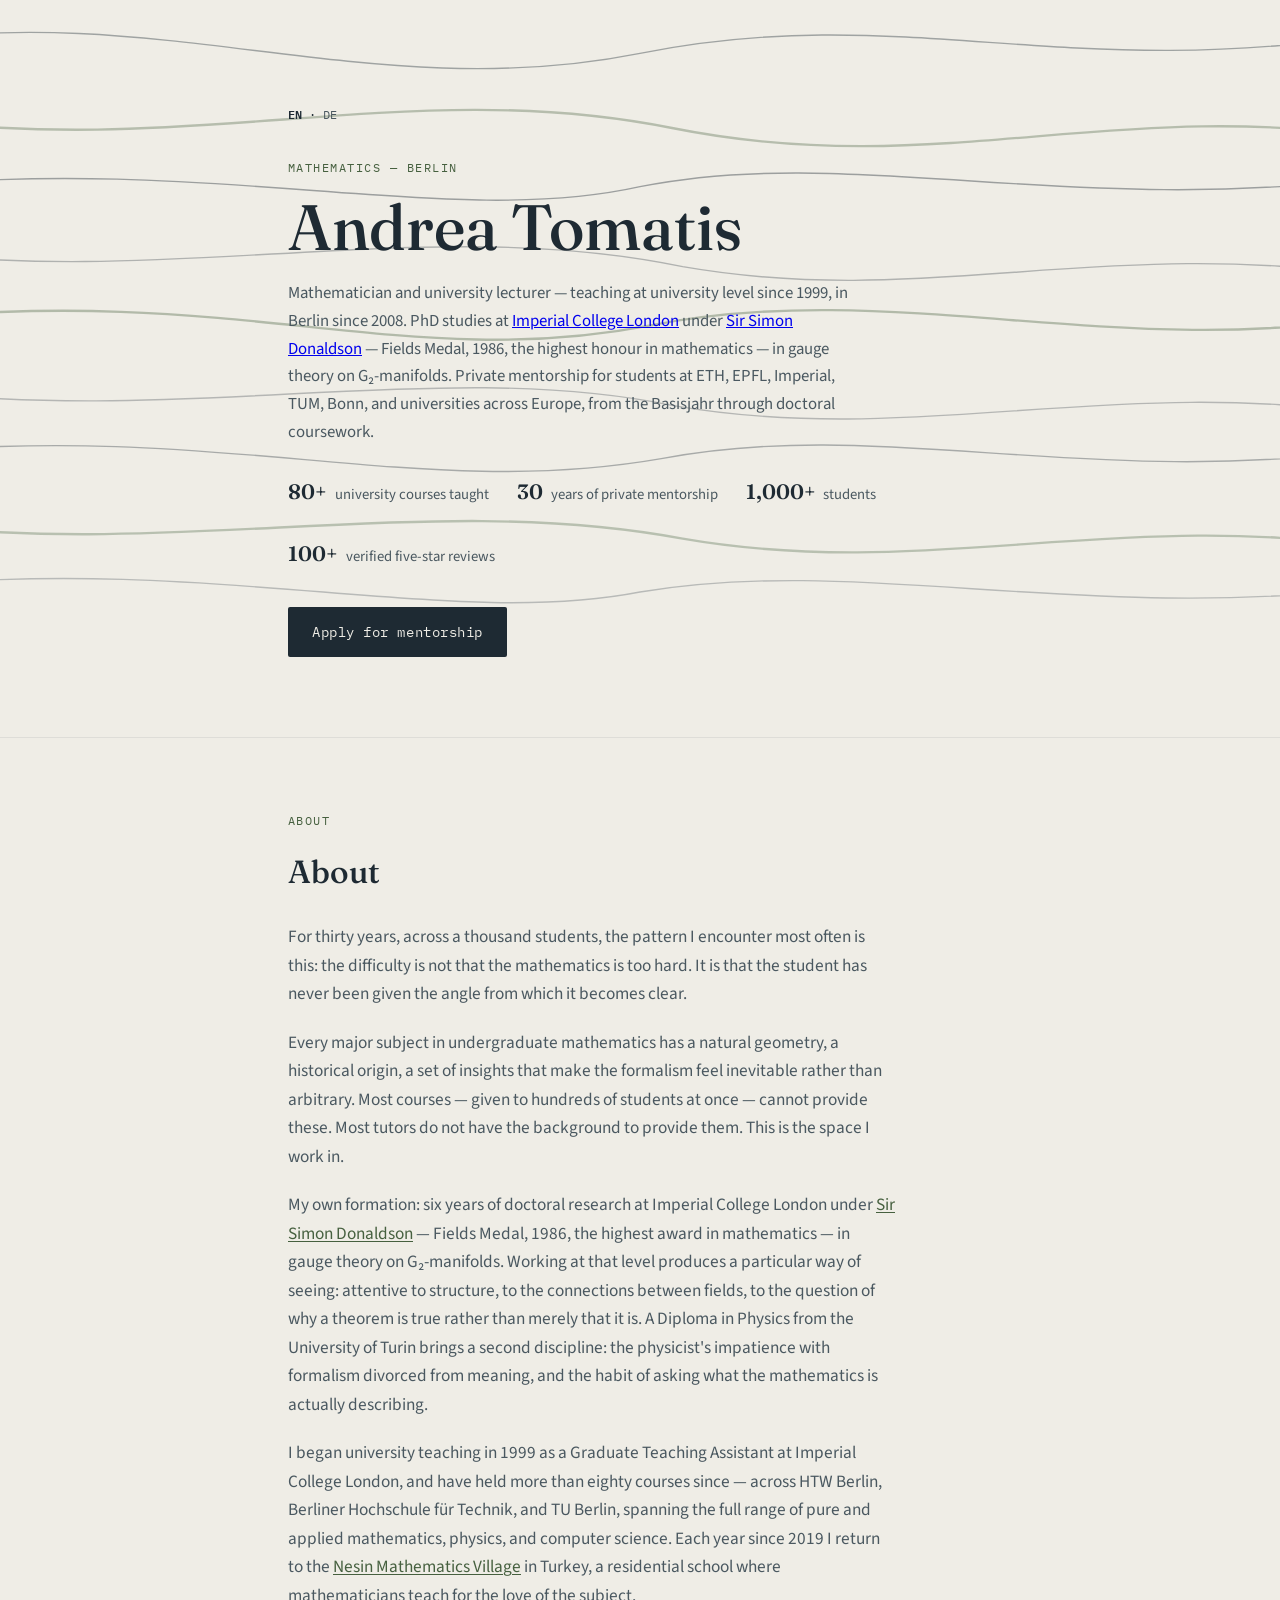
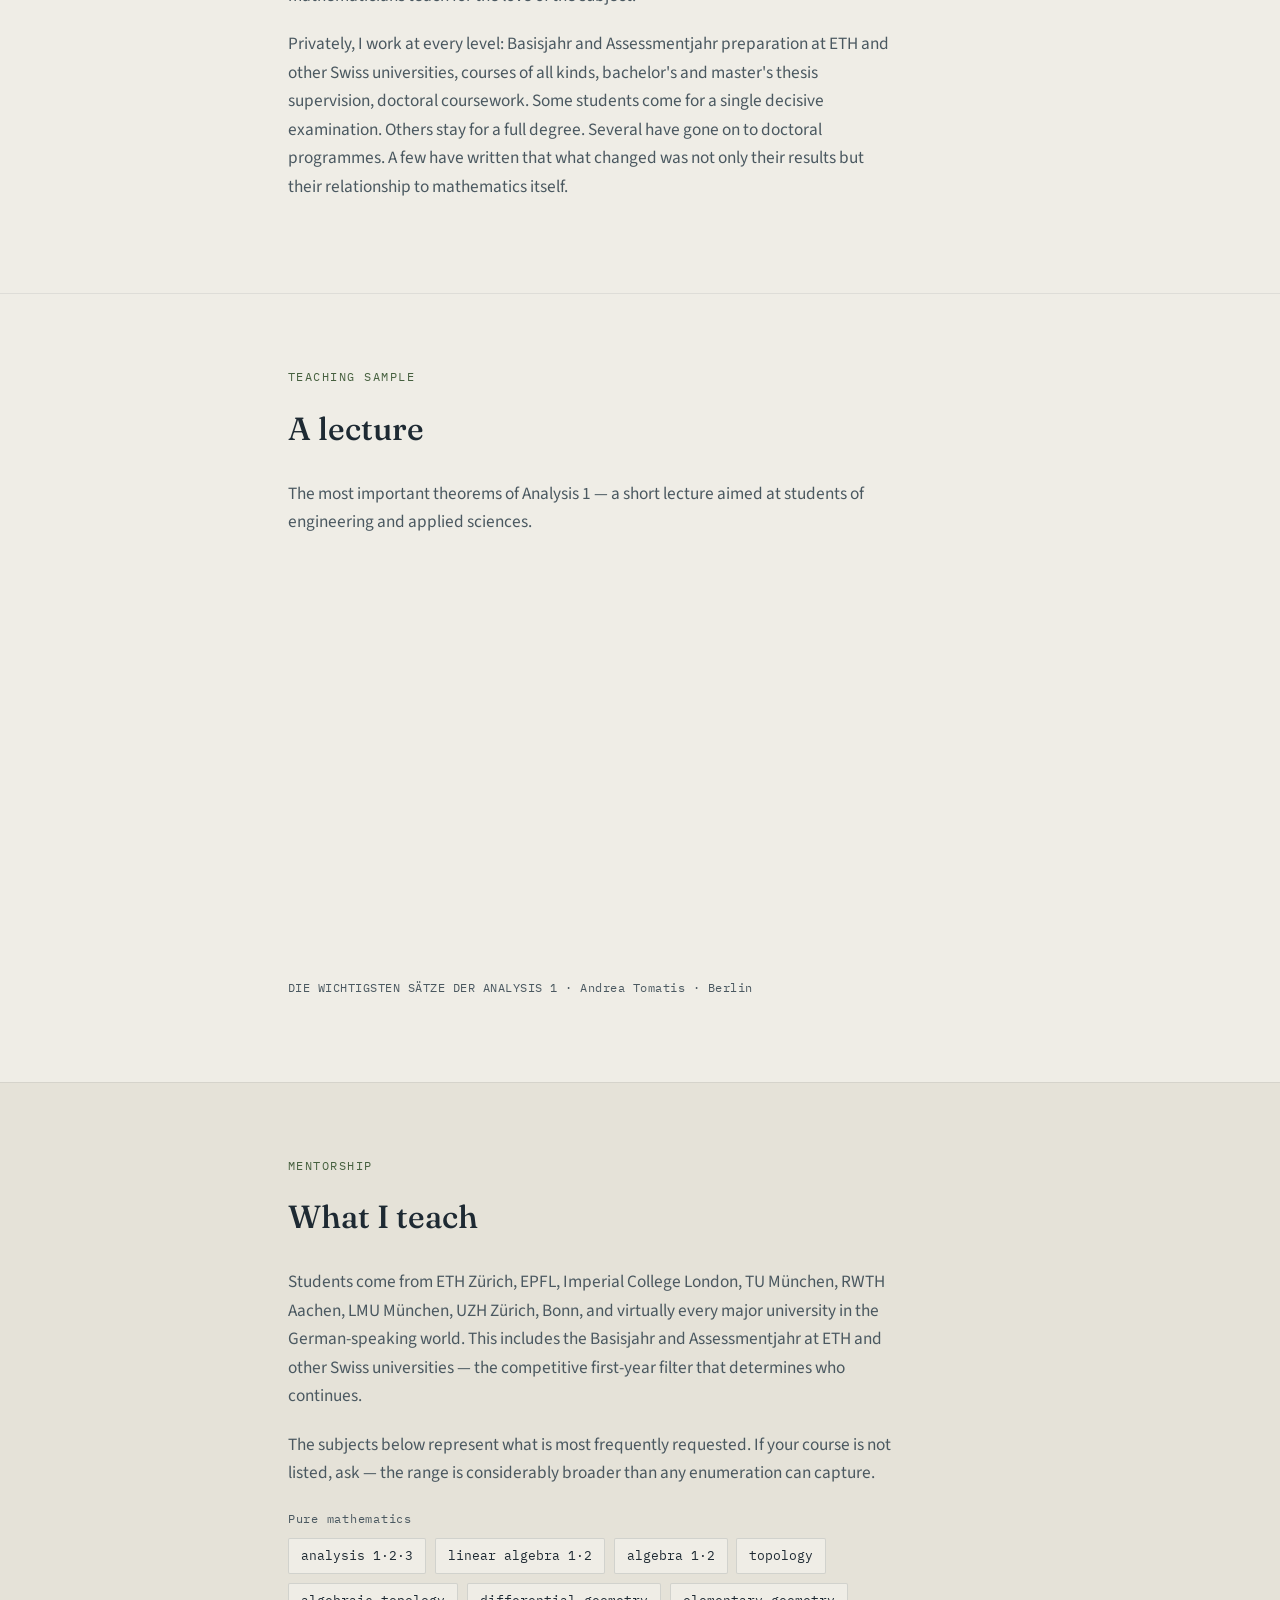
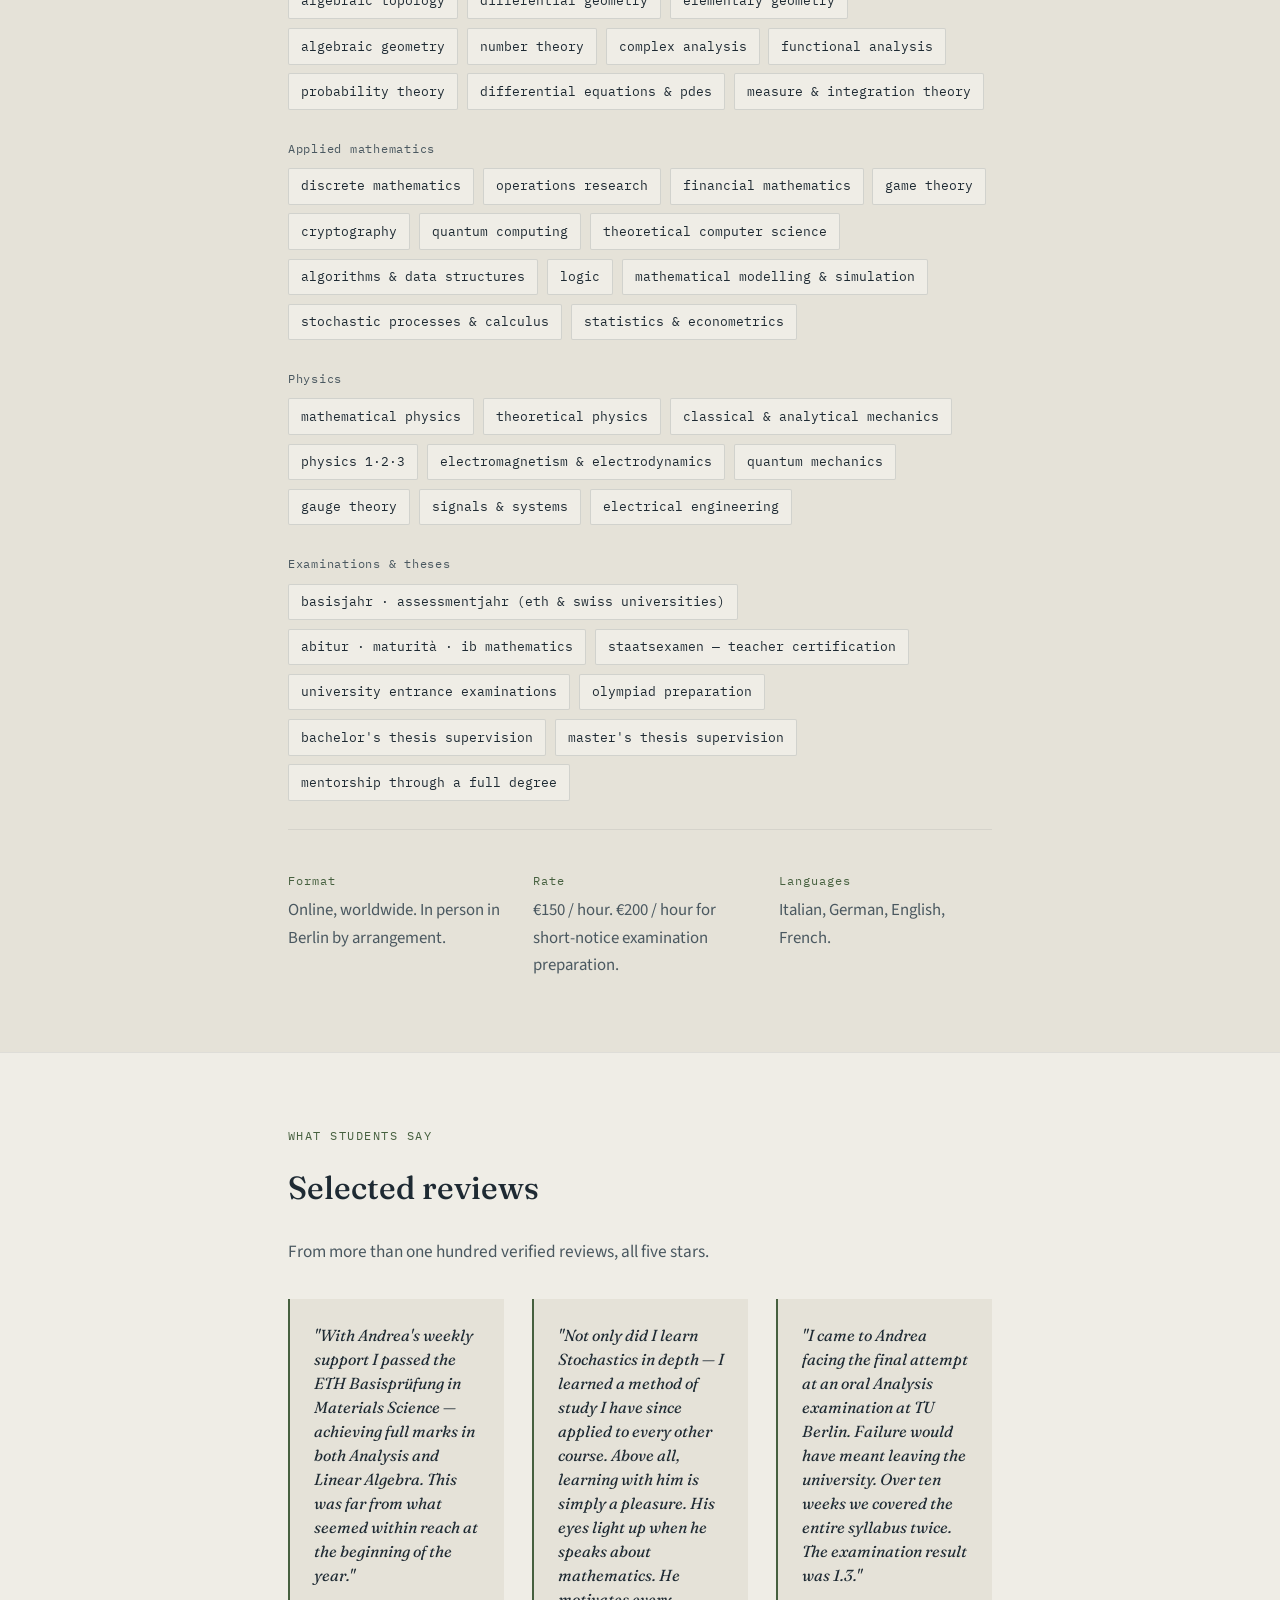
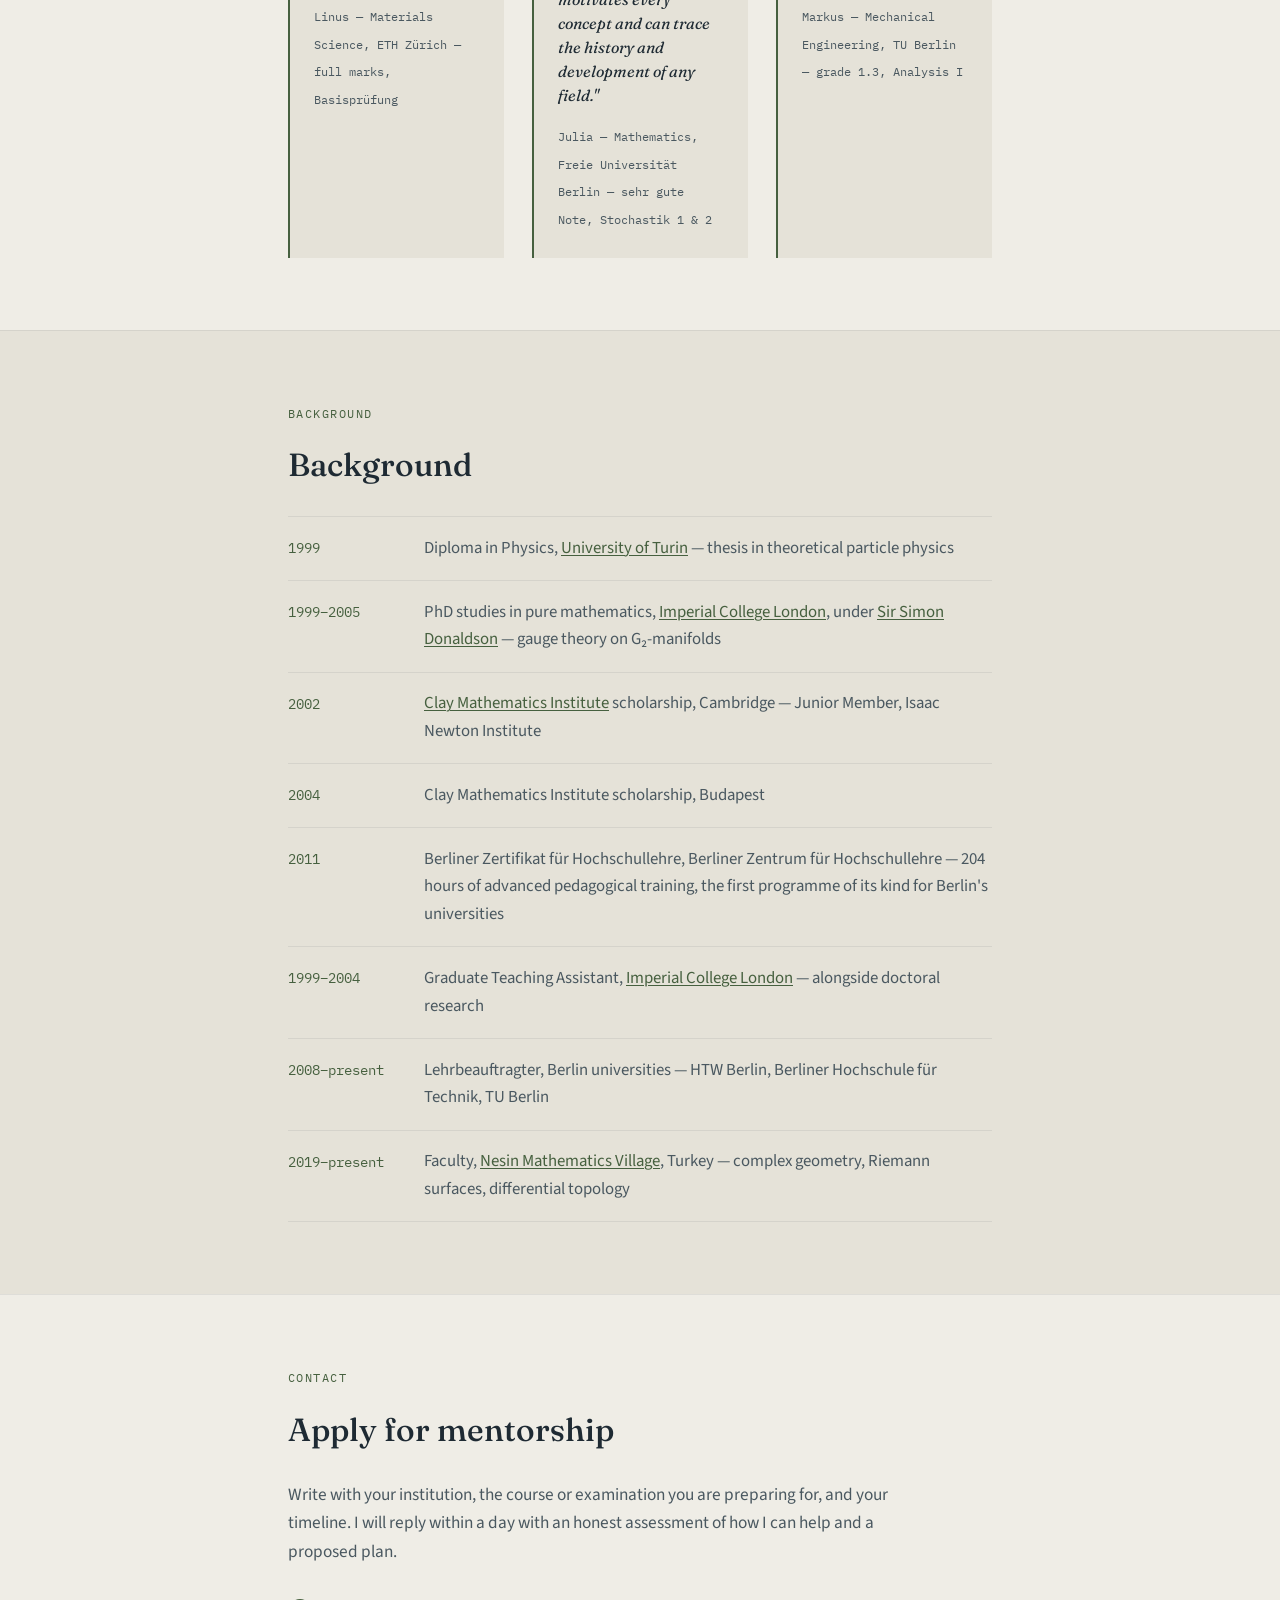
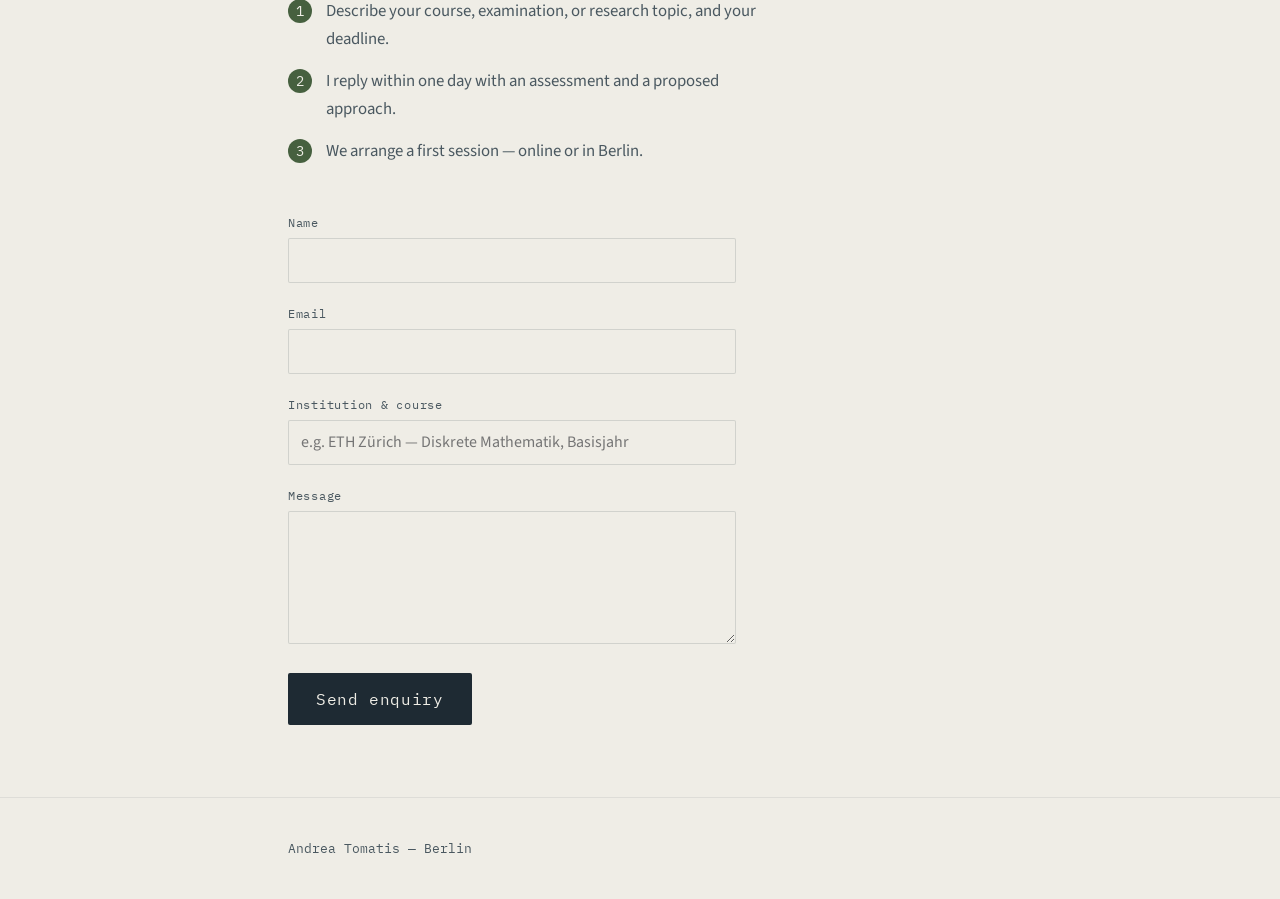
<file: index.html>
<!DOCTYPE html>
<html lang="en">
<head>
<meta charset="UTF-8">
<meta name="viewport" content="width=device-width, initial-scale=1.0">
<title>Andrea Tomatis — Mathematics Mentorship, Berlin</title>
<meta name="description" content="Andrea Tomatis — mathematician and university lecturer in Berlin. PhD studies under Sir Simon Donaldson, Imperial College London. Private mentorship in mathematics and physics: Basisjahr and Assessmentjahr at ETH and Swiss universities, university-level pure and applied mathematics, thesis supervision. Students from ETH, EPFL, TUM, Imperial, Bonn and beyond.">
<link rel="canonical" href="https://andreatomatis.github.io/">
<link rel="alternate" hreflang="en" href="https://andreatomatis.github.io/">
<link rel="alternate" hreflang="de" href="https://andreatomatis.github.io/de.html">
<link rel="alternate" hreflang="x-default" href="https://andreatomatis.github.io/">
<meta property="og:type" content="profile">
<meta property="og:title" content="Andrea Tomatis — Mathematics Mentorship, Berlin">
<meta property="og:description" content="Mathematician and university lecturer in Berlin. PhD studies under Sir Simon Donaldson. Private mentorship: Basisjahr/Assessmentjahr, pure and applied mathematics, physics, thesis supervision.">
<meta property="og:url" content="https://andreatomatis.github.io/">
<meta property="og:locale" content="en_US">
<meta property="og:locale:alternate" content="de_DE">
<meta name="twitter:card" content="summary">
<meta name="twitter:title" content="Andrea Tomatis — Mathematics Mentorship, Berlin">
<meta name="twitter:description" content="Mathematician and university lecturer in Berlin. PhD studies under Sir Simon Donaldson. Private mentorship in mathematics and physics.">
<link rel="preconnect" href="https://fonts.googleapis.com">
<link rel="preconnect" href="https://fonts.gstatic.com" crossorigin>
<link href="https://fonts.googleapis.com/css2?family=Fraunces:opsz,wght@9..144,300;9..144,400;9..144,500;9..144,600&family=Source+Sans+3:ital,wght@0,400;0,500;0,600;1,400&family=IBM+Plex+Mono:wght@400;500&display=swap" rel="stylesheet">
<link rel="stylesheet" href="style.css">
<script type="application/ld+json">
{
  "@context": "https://schema.org",
  "@type": "Person",
  "name": "Andrea Tomatis",
  "jobTitle": ["University Lecturer", "Mathematics Mentor"],
  "description": "Mathematician and university lecturer in Berlin. PhD studies in gauge theory on G2-manifolds under Sir Simon Donaldson, Imperial College London. Thirty years of private mentorship in mathematics and physics.",
  "url": "https://andreatomatis.github.io/",
  "address": {
    "@type": "PostalAddress",
    "addressLocality": "Berlin",
    "addressCountry": "DE"
  },
  "alumniOf": [
    { "@type": "CollegeOrUniversity", "name": "Imperial College London" },
    { "@type": "CollegeOrUniversity", "name": "University of Turin" }
  ],
  "knowsLanguage": ["Italian", "German", "English", "French"]
}
</script>
</head>
<body>

<svg class="contour-bg" viewBox="0 0 1200 700" preserveAspectRatio="xMidYMid slice" aria-hidden="true">
  <path class="contour c1" d="M-100,90 C150,50 350,150 600,100 C850,50 1000,130 1300,80" />
  <path class="contour c2 idx" d="M-100,160 C180,200 380,120 630,170 C880,220 1040,140 1300,180" />
  <path class="contour c3" d="M-100,225 C200,195 420,265 600,225 C800,185 1010,255 1300,215" />
  <path class="contour c4" d="M-100,285 C160,320 400,250 640,300 C870,340 1030,270 1300,310" />
  <path class="contour c5 idx" d="M-100,350 C220,315 380,400 610,355 C840,310 1050,390 1300,345" />
  <path class="contour c6" d="M-100,415 C170,450 410,385 630,430 C860,470 1040,400 1300,440" />
  <path class="contour c7" d="M-100,475 C210,445 390,520 620,480 C830,440 1020,510 1300,470" />
  <path class="contour c8 idx" d="M-100,540 C160,575 400,510 640,555 C870,595 1050,525 1300,565" />
  <path class="contour c9" d="M-100,600 C200,570 420,640 600,605 C810,570 1010,635 1300,600" />
</svg>

<header class="hero">
  <div class="wrap">
    <p class="lang-switch"><a class="active" href="index.html">EN</a> · <a href="de.html">DE</a></p>
    <p class="eyebrow">MATHEMATICS — BERLIN</p>
    <h1>Andrea Tomatis</h1>
    <p class="hero-sub">Mathematician and university lecturer — teaching at university level since 1999, in Berlin since 2008. PhD studies at <a href="https://en.wikipedia.org/wiki/Imperial_College_London">Imperial College London</a> under <a href="https://en.wikipedia.org/wiki/Simon_Donaldson">Sir Simon Donaldson</a> — Fields Medal, 1986, the highest honour in mathematics — in gauge theory on G₂-manifolds. Private mentorship for students at ETH, EPFL, Imperial, TUM, Bonn, and universities across Europe, from the Basisjahr through doctoral coursework.</p>
    <ul class="stat-row">
      <li><span class="stat-num">80+</span> university courses taught</li>
      <li><span class="stat-num">30</span> years of private mentorship</li>
      <li><span class="stat-num">1,000+</span> students</li>
      <li><span class="stat-num">100+</span> verified five-star reviews</li>
    </ul>
    <a class="cta" href="#contact">Apply for mentorship</a>
  </div>
</header>

<main>

  <section id="about" class="section">
    <div class="wrap">
      <p class="eyebrow">ABOUT</p>
      <h2>About</h2>
      <p class="lede">For thirty years, across a thousand students, the pattern I encounter most often is this: the difficulty is not that the mathematics is too hard. It is that the student has never been given the angle from which it becomes clear.</p>
      <p class="lede">Every major subject in undergraduate mathematics has a natural geometry, a historical origin, a set of insights that make the formalism feel inevitable rather than arbitrary. Most courses — given to hundreds of students at once — cannot provide these. Most tutors do not have the background to provide them. This is the space I work in.</p>
      <p class="lede">My own formation: six years of doctoral research at Imperial College London under <a href="https://en.wikipedia.org/wiki/Simon_Donaldson">Sir Simon Donaldson</a> — Fields Medal, 1986, the highest award in mathematics — in gauge theory on G₂-manifolds. Working at that level produces a particular way of seeing: attentive to structure, to the connections between fields, to the question of why a theorem is true rather than merely that it is. A Diploma in Physics from the University of Turin brings a second discipline: the physicist's impatience with formalism divorced from meaning, and the habit of asking what the mathematics is actually describing.</p>
      <p class="lede">I began university teaching in 1999 as a Graduate Teaching Assistant at Imperial College London, and have held more than eighty courses since — across HTW Berlin, Berliner Hochschule für Technik, and TU Berlin, spanning the full range of pure and applied mathematics, physics, and computer science. Each year since 2019 I return to the <a href="https://www.nesinkoyleri.org/en/">Nesin Mathematics Village</a> in Turkey, a residential school where mathematicians teach for the love of the subject.</p>
      <p class="lede">Privately, I work at every level: Basisjahr and Assessmentjahr preparation at ETH and other Swiss universities, courses of all kinds, bachelor's and master's thesis supervision, doctoral coursework. Some students come for a single decisive examination. Others stay for a full degree. Several have gone on to doctoral programmes. A few have written that what changed was not only their results but their relationship to mathematics itself.</p>
    </div>
  </section>

  <section id="video" class="section">
    <div class="wrap">
      <p class="eyebrow">TEACHING SAMPLE</p>
      <h2>A lecture</h2>
      <p class="lede">The most important theorems of Analysis 1 — a short lecture aimed at students of engineering and applied sciences.</p>
      <div class="video-wrap">
        <iframe
          src="https://www.youtube.com/embed/WRdtG8HxaZo"
          title="Die wichtigsten Sätze der Analysis 1 — Andrea Tomatis"
          allow="accelerometer; autoplay; clipboard-write; encrypted-media; gyroscope; picture-in-picture"
          allowfullscreen
          loading="lazy">
        </iframe>
      </div>
      <p class="video-caption">DIE WICHTIGSTEN SÄTZE DER ANALYSIS 1 · Andrea Tomatis · Berlin</p>
    </div>
  </section>

  <section id="teaching" class="section alt">
    <div class="wrap">
      <p class="eyebrow">MENTORSHIP</p>
      <h2>What I teach</h2>

      <p class="lede">Students come from ETH Zürich, EPFL, Imperial College London, TU München, RWTH Aachen, LMU München, UZH Zürich, Bonn, and virtually every major university in the German-speaking world. This includes the Basisjahr and Assessmentjahr at ETH and other Swiss universities — the competitive first-year filter that determines who continues.</p>

      <p class="lede">The subjects below represent what is most frequently requested. If your course is not listed, ask — the range is considerably broader than any enumeration can capture.</p>

      <div class="subject-group">
        <p class="group-label">Pure mathematics</p>
        <ul class="subject-grid">
          <li><span class="tag">analysis 1·2·3</span></li>
          <li><span class="tag">linear algebra 1·2</span></li>
          <li><span class="tag">algebra 1·2</span></li>
          <li><span class="tag">topology</span></li>
          <li><span class="tag">algebraic topology</span></li>
          <li><span class="tag">differential geometry</span></li>
          <li><span class="tag">elementary geometry</span></li>
          <li><span class="tag">algebraic geometry</span></li>
          <li><span class="tag">number theory</span></li>
          <li><span class="tag">complex analysis</span></li>
          <li><span class="tag">functional analysis</span></li>
          <li><span class="tag">probability theory</span></li>
          <li><span class="tag">differential equations & pdes</span></li>
          <li><span class="tag">measure & integration theory</span></li>
        </ul>
      </div>

      <div class="subject-group">
        <p class="group-label">Applied mathematics</p>
        <ul class="subject-grid">
          <li><span class="tag">discrete mathematics</span></li>
          <li><span class="tag">operations research</span></li>
          <li><span class="tag">financial mathematics</span></li>
          <li><span class="tag">game theory</span></li>
          <li><span class="tag">cryptography</span></li>
          <li><span class="tag">quantum computing</span></li>
          <li><span class="tag">theoretical computer science</span></li>
          <li><span class="tag">algorithms & data structures</span></li>
          <li><span class="tag">logic</span></li>
          <li><span class="tag">mathematical modelling & simulation</span></li>
          <li><span class="tag">stochastic processes & calculus</span></li>
          <li><span class="tag">statistics & econometrics</span></li>
        </ul>
      </div>

      <div class="subject-group">
        <p class="group-label">Physics</p>
        <ul class="subject-grid">
          <li><span class="tag">mathematical physics</span></li>
          <li><span class="tag">theoretical physics</span></li>
          <li><span class="tag">classical & analytical mechanics</span></li>
          <li><span class="tag">physics 1·2·3</span></li>
          <li><span class="tag">electromagnetism & electrodynamics</span></li>
          <li><span class="tag">quantum mechanics</span></li>
          <li><span class="tag">gauge theory</span></li>
          <li><span class="tag">signals & systems</span></li>
          <li><span class="tag">electrical engineering</span></li>
        </ul>
      </div>

      <div class="subject-group">
        <p class="group-label">Examinations & theses</p>
        <ul class="subject-grid">
          <li><span class="tag">basisjahr · assessmentjahr (eth & swiss universities)</span></li>
          <li><span class="tag">abitur · maturità · ib mathematics</span></li>
          <li><span class="tag">staatsexamen — teacher certification</span></li>
          <li><span class="tag">university entrance examinations</span></li>
          <li><span class="tag">olympiad preparation</span></li>
          <li><span class="tag">bachelor's thesis supervision</span></li>
          <li><span class="tag">master's thesis supervision</span></li>
          <li><span class="tag">mentorship through a full degree</span></li>
        </ul>
      </div>

      <div class="teaching-details">
        <div class="detail">
          <p class="detail-label">Format</p>
          <p>Online, worldwide. In person in Berlin by arrangement.</p>
        </div>
        <div class="detail">
          <p class="detail-label">Rate</p>
          <p>€150 / hour. €200 / hour for short-notice examination preparation.</p>
        </div>
        <div class="detail">
          <p class="detail-label">Languages</p>
          <p>Italian, German, English, French.</p>
        </div>
      </div>
    </div>
  </section>

  <section id="testimonials" class="section">
    <div class="wrap">
      <p class="eyebrow">WHAT STUDENTS SAY</p>
      <h2>Selected reviews</h2>
      <p class="lede">From more than one hundred verified reviews, all five stars.</p>

      <div class="testimonial-grid">
        <blockquote class="testimonial">
          <p>"With Andrea's weekly support I passed the ETH Basisprüfung in Materials Science — achieving full marks in both Analysis and Linear Algebra. This was far from what seemed within reach at the beginning of the year."</p>
          <cite>Linus — Materials Science, ETH Zürich — full marks, Basisprüfung</cite>
        </blockquote>
        <blockquote class="testimonial">
          <p>"Not only did I learn Stochastics in depth — I learned a method of study I have since applied to every other course. Above all, learning with him is simply a pleasure. His eyes light up when he speaks about mathematics. He motivates every concept and can trace the history and development of any field."</p>
          <cite>Julia — Mathematics, Freie Universität Berlin — sehr gute Note, Stochastik 1 &amp; 2</cite>
        </blockquote>
        <blockquote class="testimonial">
          <p>"I came to Andrea facing the final attempt at an oral Analysis examination at TU Berlin. Failure would have meant leaving the university. Over ten weeks we covered the entire syllabus twice. The examination result was 1.3."</p>
          <cite>Markus — Mechanical Engineering, TU Berlin — grade 1.3, Analysis I</cite>
        </blockquote>
      </div>
    </div>
  </section>

  <section id="background" class="section alt">
    <div class="wrap">
      <p class="eyebrow">BACKGROUND</p>
      <h2>Background</h2>
      <ol class="timeline">
        <li>
          <span class="year">1999</span>
          <span class="event">Diploma in Physics, <a href="https://en.wikipedia.org/wiki/University_of_Turin">University of Turin</a> — thesis in theoretical particle physics</span>
        </li>
        <li>
          <span class="year">1999–2005</span>
          <span class="event">PhD studies in pure mathematics, <a href="https://en.wikipedia.org/wiki/Imperial_College_London">Imperial College London</a>, under <a href="https://en.wikipedia.org/wiki/Simon_Donaldson">Sir Simon Donaldson</a> — gauge theory on G₂-manifolds</span>
        </li>
        <li>
          <span class="year">2002</span>
          <span class="event"><a href="https://en.wikipedia.org/wiki/Clay_Mathematics_Institute">Clay Mathematics Institute</a> scholarship, Cambridge — Junior Member, Isaac Newton Institute</span>
        </li>
        <li>
          <span class="year">2004</span>
          <span class="event">Clay Mathematics Institute scholarship, Budapest</span>
        </li>
        <li>
          <span class="year">2011</span>
          <span class="event">Berliner Zertifikat für Hochschullehre, Berliner Zentrum für Hochschullehre — 204 hours of advanced pedagogical training, the first programme of its kind for Berlin's universities</span>
        </li>
        <li>
          <span class="year">1999–2004</span>
          <span class="event">Graduate Teaching Assistant, <a href="https://en.wikipedia.org/wiki/Imperial_College_London">Imperial College London</a> — alongside doctoral research</span>
        </li>
        <li>
          <span class="year">2008–present</span>
          <span class="event">Lehrbeauftragter, Berlin universities — HTW Berlin, Berliner Hochschule für Technik, TU Berlin</span>
        </li>
        <li>
          <span class="year">2019–present</span>
          <span class="event">Faculty, <a href="https://www.nesinkoyleri.org/en/">Nesin Mathematics Village</a>, Turkey — complex geometry, Riemann surfaces, differential topology</span>
        </li>
      </ol>
    </div>
  </section>

  <section id="contact" class="section">
    <div class="wrap">
      <p class="eyebrow">CONTACT</p>
      <h2>Apply for mentorship</h2>
      <p class="lede">Write with your institution, the course or examination you are preparing for, and your timeline. I will reply within a day with an honest assessment of how I can help and a proposed plan.</p>

      <ol class="how-it-works">
        <li><span class="step-num">1</span> Describe your course, examination, or research topic, and your deadline.</li>
        <li><span class="step-num">2</span> I reply within one day with an assessment and a proposed approach.</li>
        <li><span class="step-num">3</span> We arrange a first session — online or in Berlin.</li>
      </ol>

      <form class="contact-form" action="https://formsubmit.co/andrea.tomatis@gmail.com" method="POST">
        <input type="hidden" name="_subject" value="Mentorship enquiry">
        <input type="hidden" name="_template" value="table">
        <input type="hidden" name="_captcha" value="false">
        <input type="text" name="_honey" style="display:none">

        <label for="name">Name</label>
        <input type="text" id="name" name="Name" required>

        <label for="email">Email</label>
        <input type="email" id="email" name="Email" required>

        <label for="subject">Institution &amp; course</label>
        <input type="text" id="subject" name="Institution and course" placeholder="e.g. ETH Zürich — Diskrete Mathematik, Basisjahr">

        <label for="message">Message</label>
        <textarea id="message" name="Message" rows="5" required></textarea>

        <button type="submit" class="cta cta-large">Send enquiry</button>
      </form>
    </div>
  </section>

</main>

<footer class="footer">
  <div class="wrap">
    <p>Andrea Tomatis — Berlin</p>
  </div>
</footer>

</body>
</html>
</file>
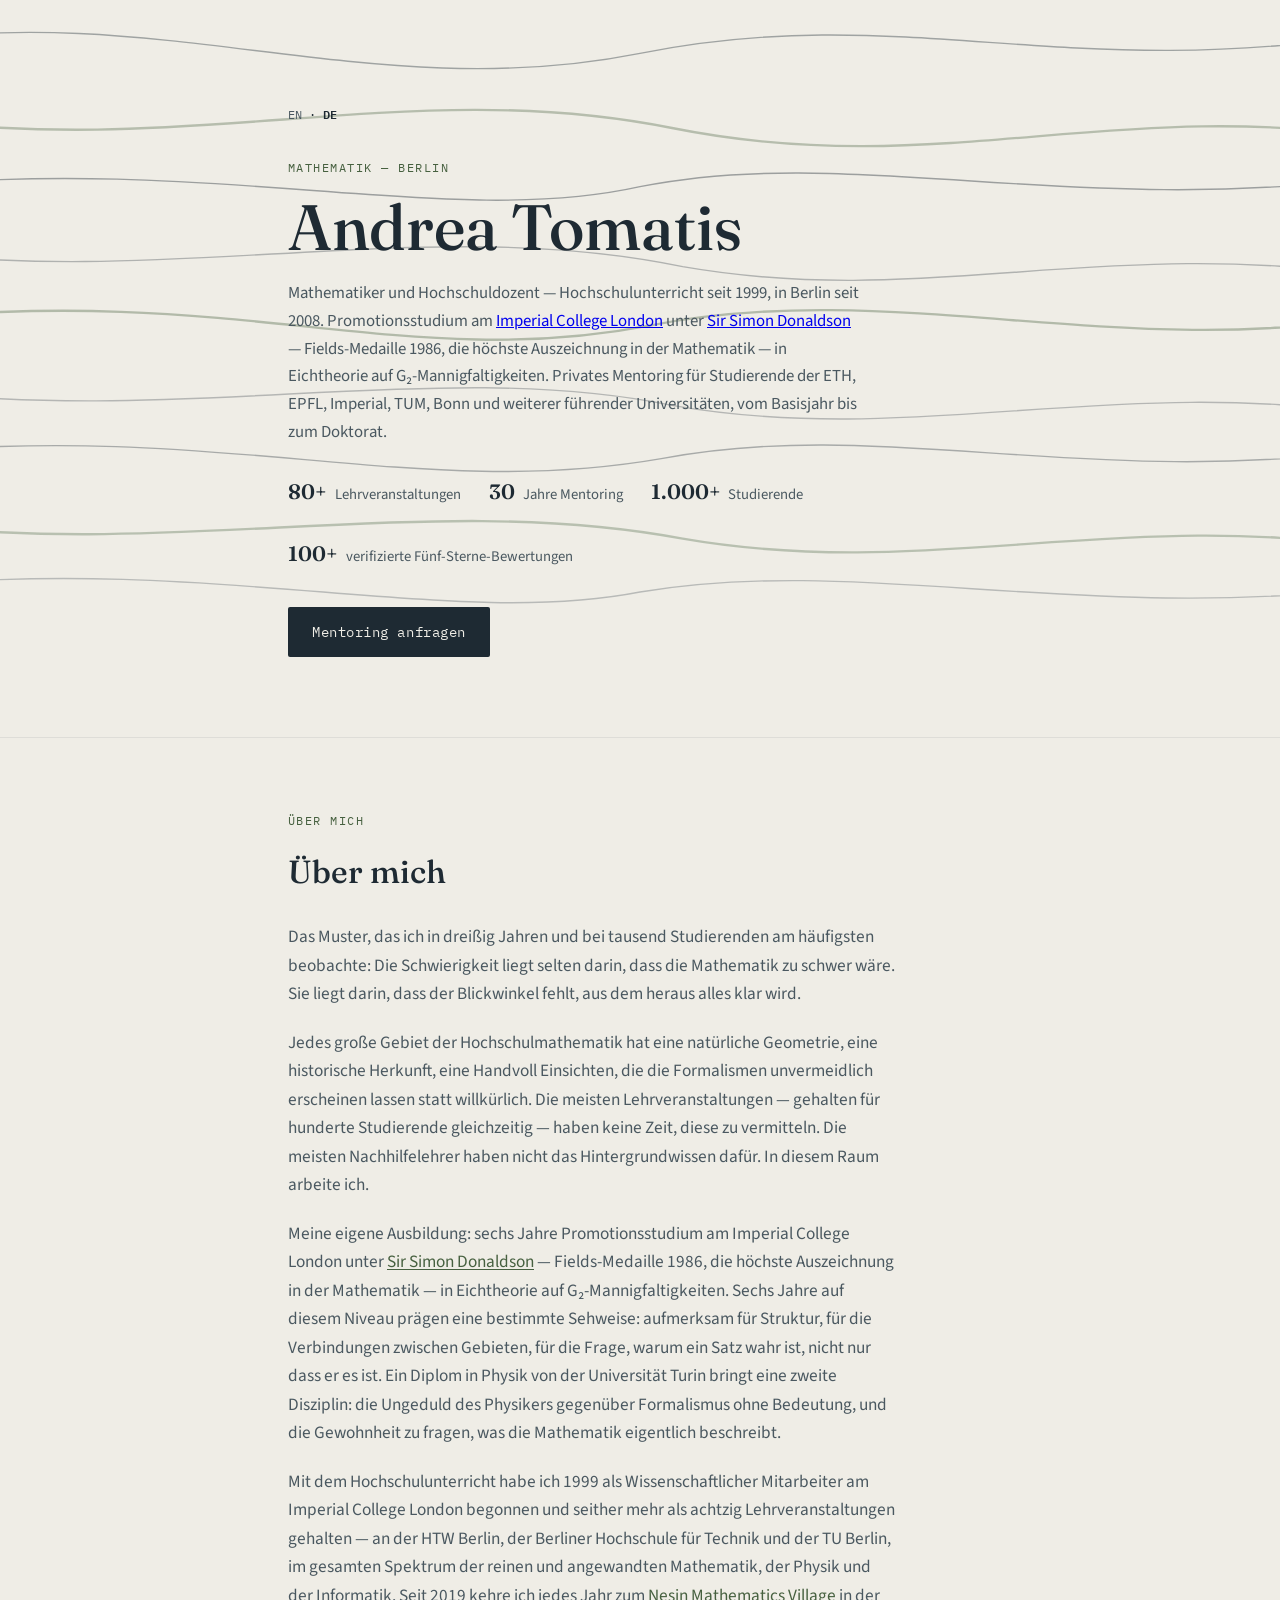
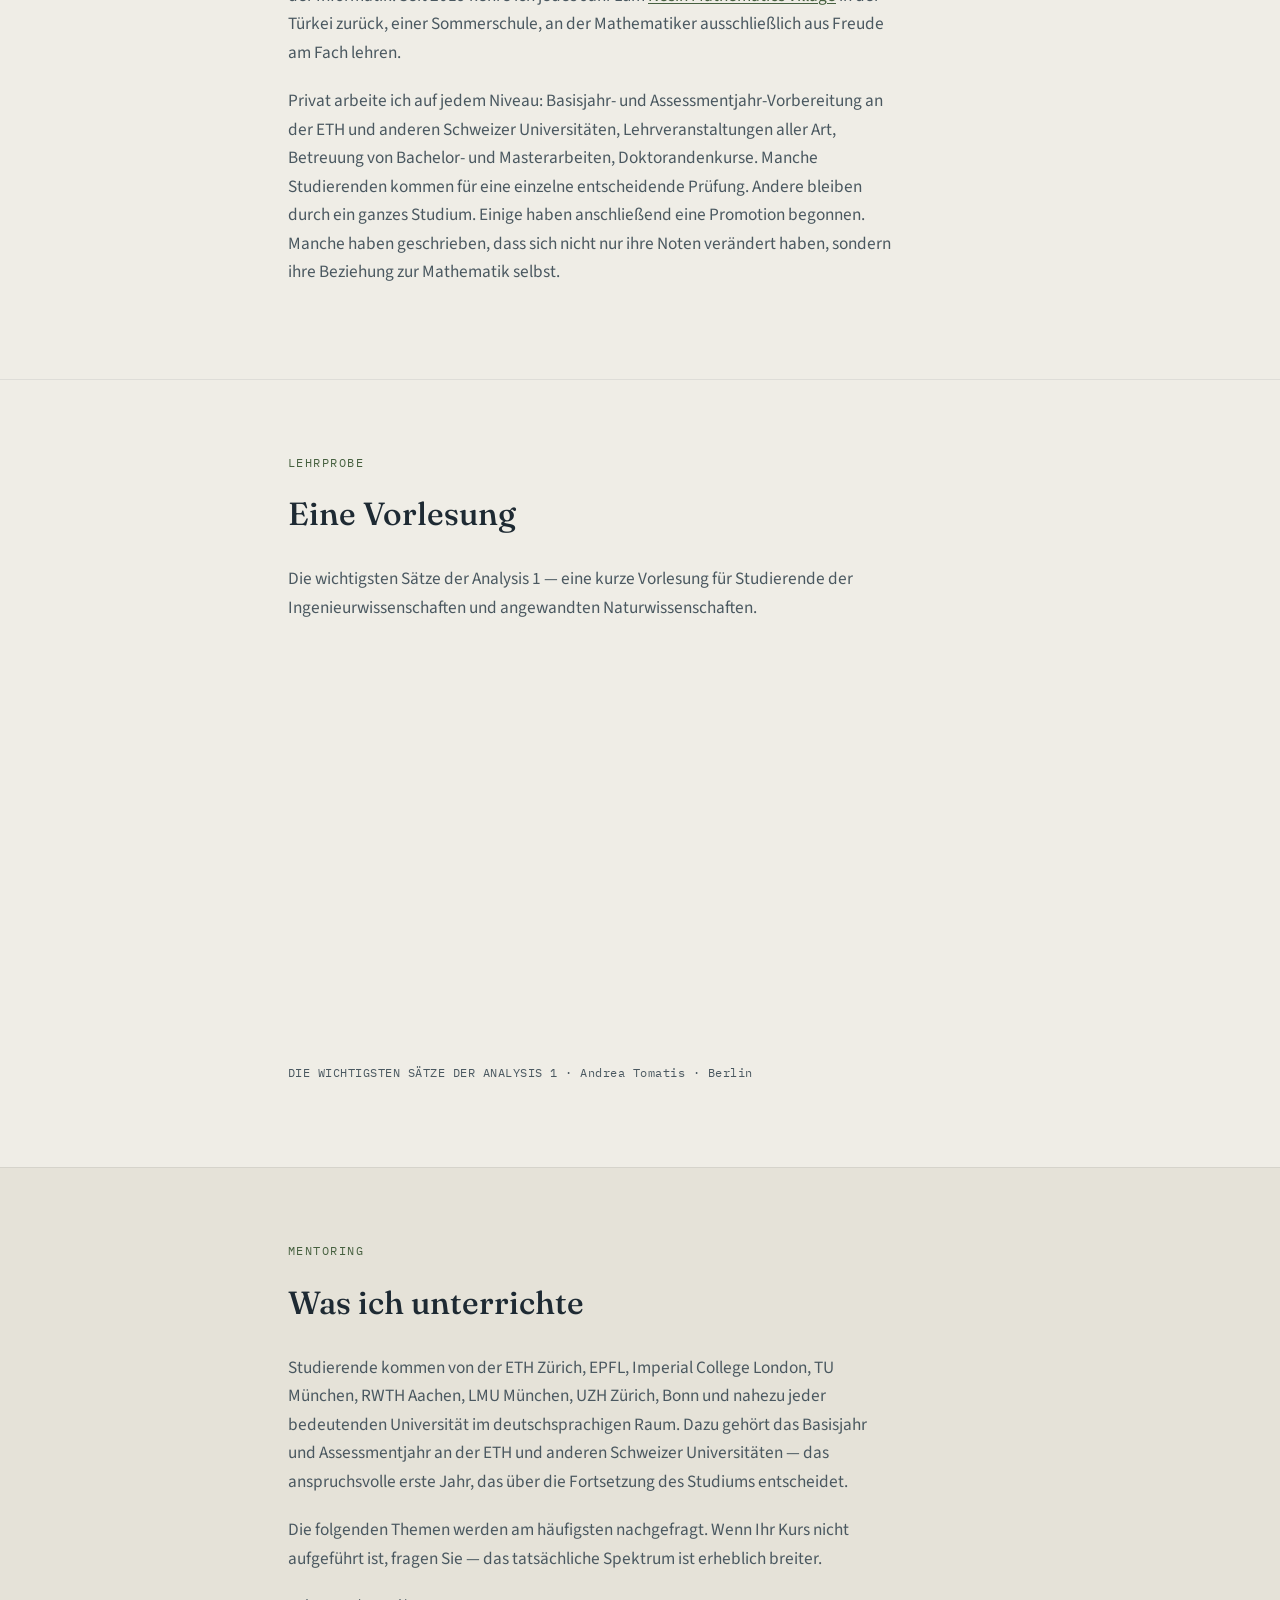
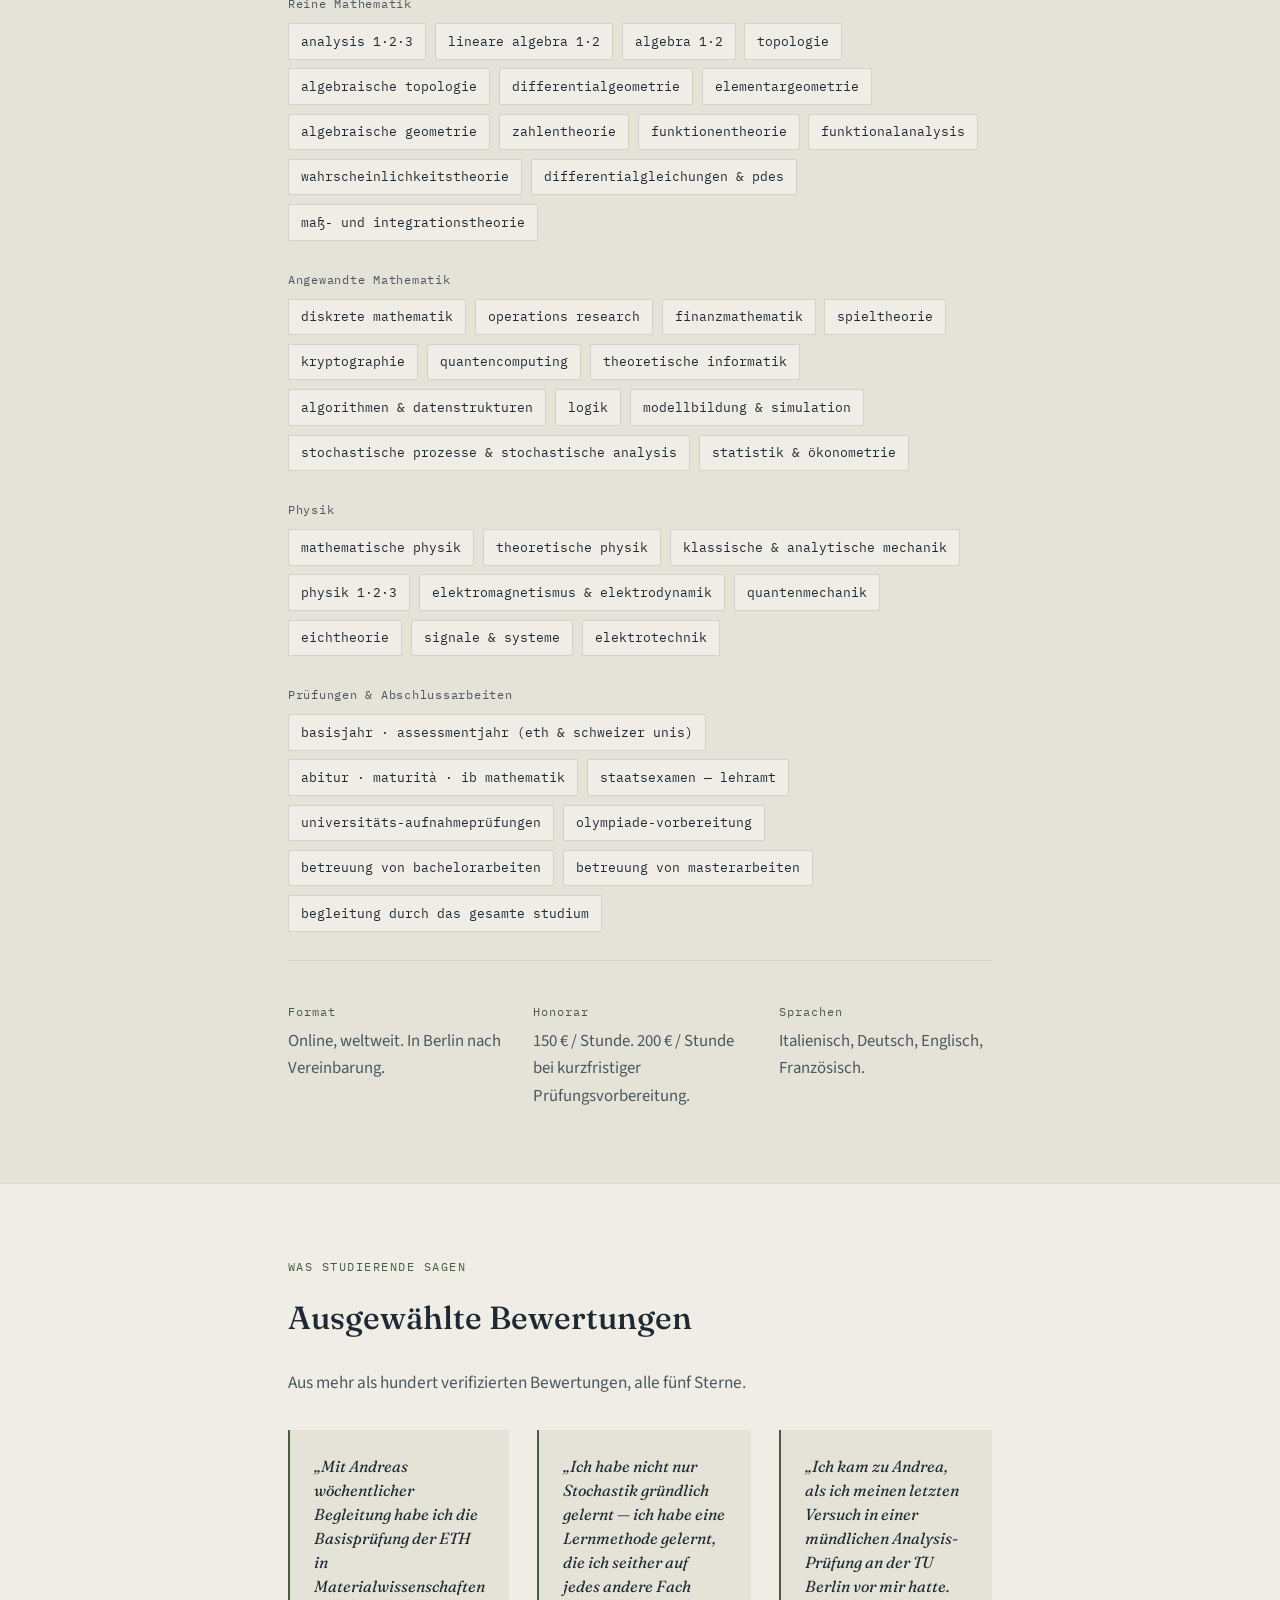
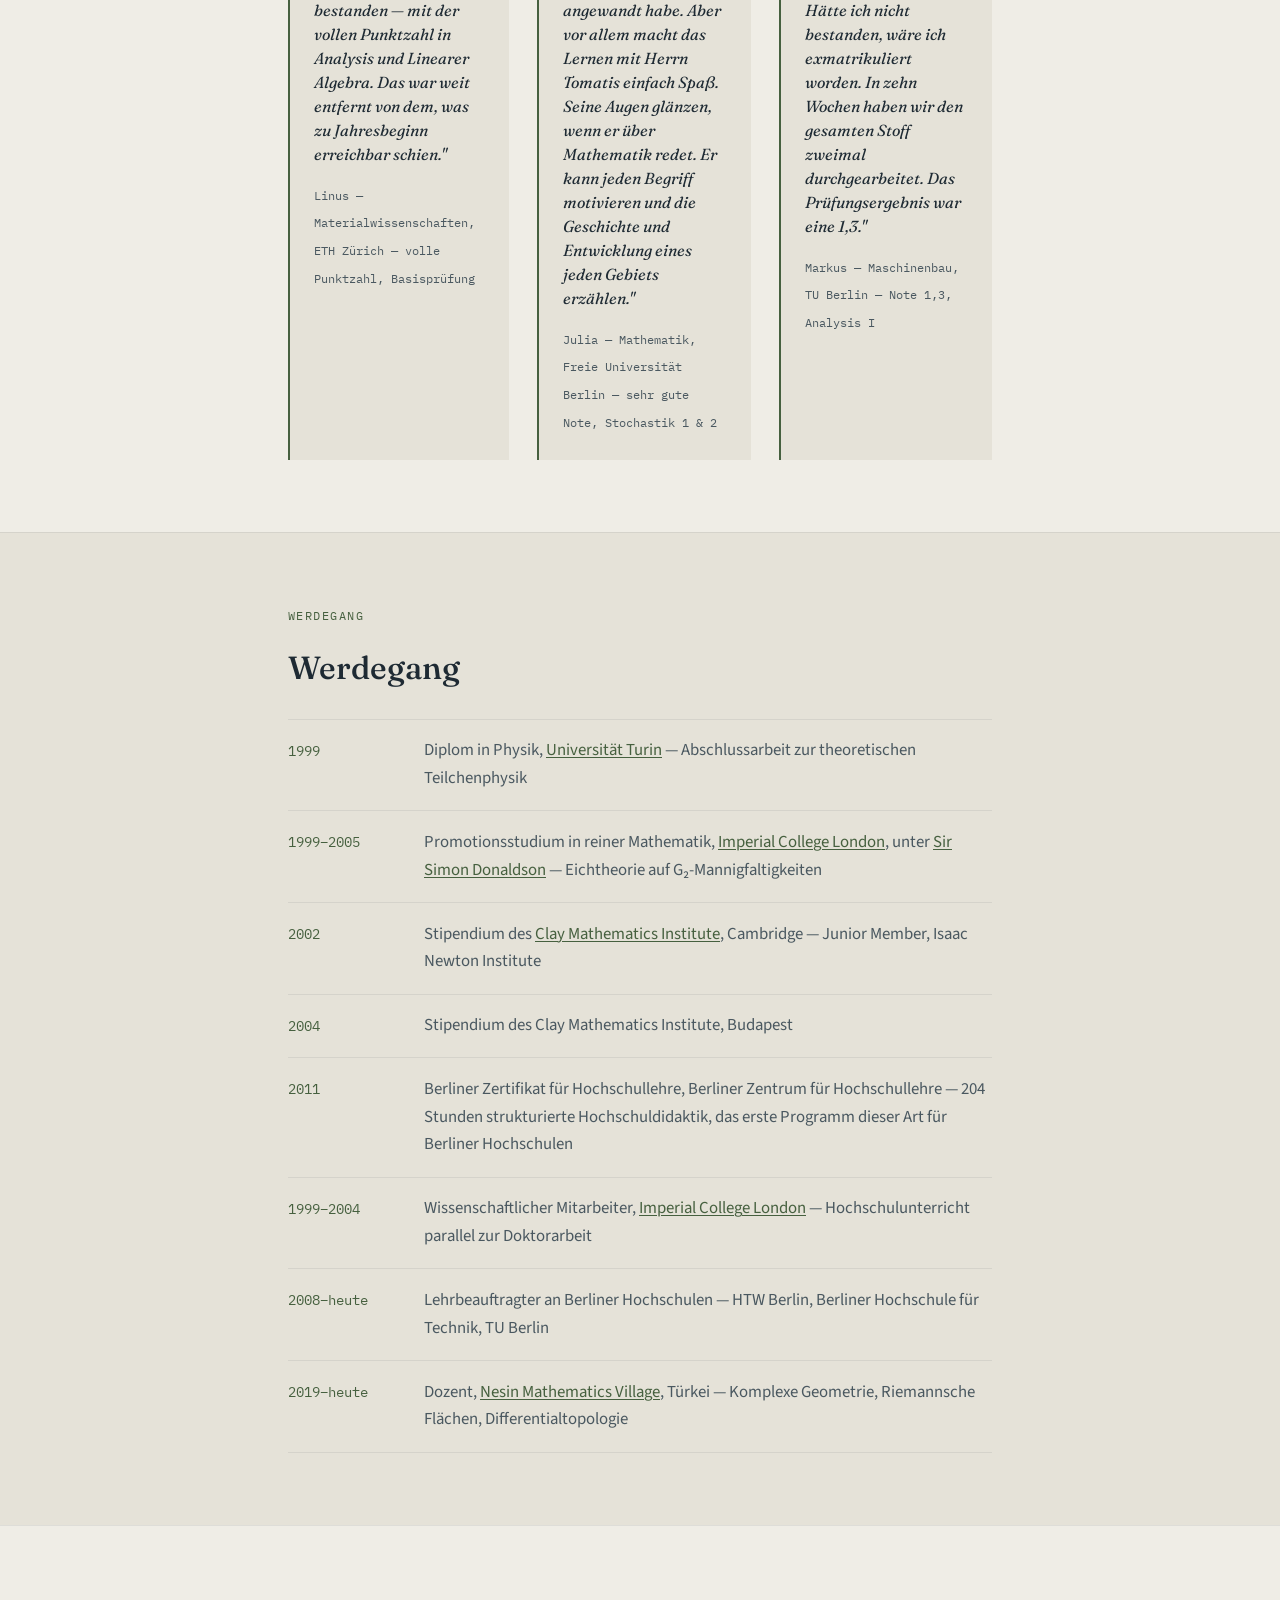
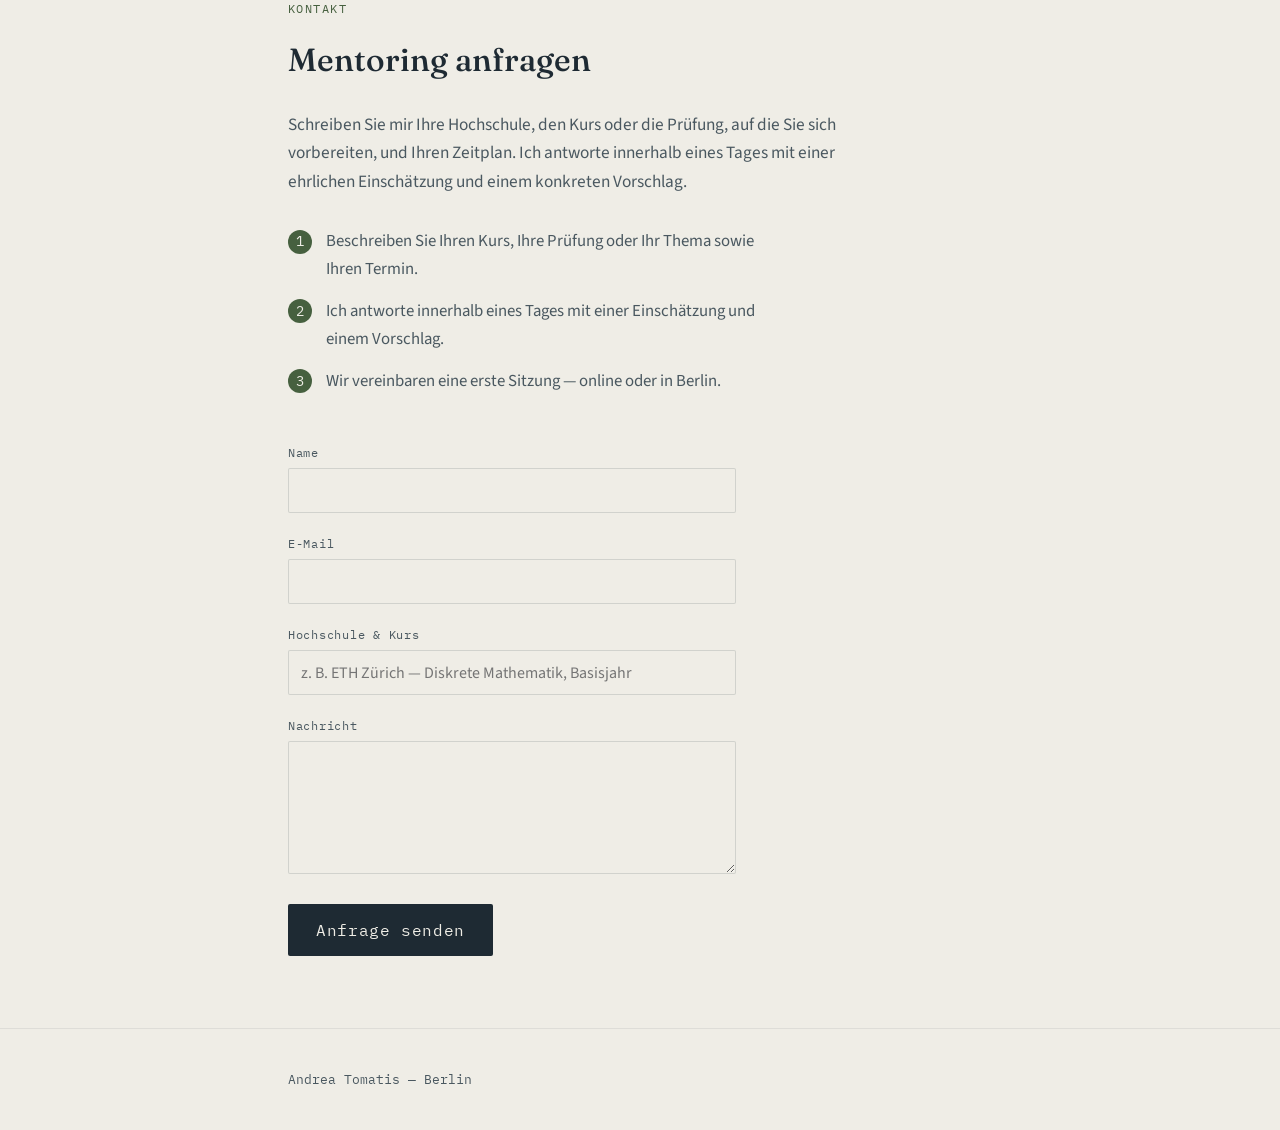
<file: de.html>
<!DOCTYPE html>
<html lang="de">
<head>
<meta charset="UTF-8">
<meta name="viewport" content="width=device-width, initial-scale=1.0">
<title>Andrea Tomatis — Mathematik-Mentoring, Berlin</title>
<meta name="description" content="Andrea Tomatis — Mathematiker und Hochschuldozent in Berlin. Promotionsstudium unter Sir Simon Donaldson, Imperial College London. Privates Mentoring in Mathematik und Physik: Basisjahr und Assessmentjahr an ETH und Schweizer Universitäten, reine und angewandte Mathematik auf Universitätsniveau, Betreuung von Abschlussarbeiten. Studierende von ETH, EPFL, TUM, RWTH, Bonn und weiteren.">
<link rel="canonical" href="https://andreatomatis.github.io/de.html">
<link rel="alternate" hreflang="en" href="https://andreatomatis.github.io/">
<link rel="alternate" hreflang="de" href="https://andreatomatis.github.io/de.html">
<link rel="alternate" hreflang="x-default" href="https://andreatomatis.github.io/">
<meta property="og:type" content="profile">
<meta property="og:title" content="Andrea Tomatis — Mathematik-Mentoring, Berlin">
<meta property="og:description" content="Mathematiker und Hochschuldozent in Berlin. Promotionsstudium unter Sir Simon Donaldson. Privates Mentoring: Basisjahr/Assessmentjahr, Mathematik und Physik, Abschlussarbeiten.">
<meta property="og:url" content="https://andreatomatis.github.io/de.html">
<meta property="og:locale" content="de_DE">
<meta property="og:locale:alternate" content="en_US">
<meta name="twitter:card" content="summary">
<meta name="twitter:title" content="Andrea Tomatis — Mathematik-Mentoring, Berlin">
<meta name="twitter:description" content="Mathematiker und Hochschuldozent in Berlin. Promotionsstudium unter Sir Simon Donaldson. Privates Mentoring in Mathematik und Physik.">
<link rel="preconnect" href="https://fonts.googleapis.com">
<link rel="preconnect" href="https://fonts.gstatic.com" crossorigin>
<link href="https://fonts.googleapis.com/css2?family=Fraunces:opsz,wght@9..144,300;9..144,400;9..144,500;9..144,600&family=Source+Sans+3:ital,wght@0,400;0,500;0,600;1,400&family=IBM+Plex+Mono:wght@400;500&display=swap" rel="stylesheet">
<link rel="stylesheet" href="style.css">
<script type="application/ld+json">
{
  "@context": "https://schema.org",
  "@type": "Person",
  "name": "Andrea Tomatis",
  "jobTitle": ["Hochschuldozent", "Mathematik-Mentor"],
  "description": "Mathematiker und Hochschuldozent in Berlin. Promotionsstudium in Eichtheorie auf G2-Mannigfaltigkeiten unter Sir Simon Donaldson, Imperial College London. Dreißig Jahre privates Mentoring in Mathematik und Physik.",
  "url": "https://andreatomatis.github.io/de.html",
  "address": {
    "@type": "PostalAddress",
    "addressLocality": "Berlin",
    "addressCountry": "DE"
  },
  "alumniOf": [
    { "@type": "CollegeOrUniversity", "name": "Imperial College London" },
    { "@type": "CollegeOrUniversity", "name": "Universität Turin" }
  ],
  "knowsLanguage": ["Italienisch", "Deutsch", "Englisch", "Französisch"]
}
</script>
</head>
<body>

<svg class="contour-bg" viewBox="0 0 1200 700" preserveAspectRatio="xMidYMid slice" aria-hidden="true">
  <path class="contour c1" d="M-100,90 C150,50 350,150 600,100 C850,50 1000,130 1300,80" />
  <path class="contour c2 idx" d="M-100,160 C180,200 380,120 630,170 C880,220 1040,140 1300,180" />
  <path class="contour c3" d="M-100,225 C200,195 420,265 600,225 C800,185 1010,255 1300,215" />
  <path class="contour c4" d="M-100,285 C160,320 400,250 640,300 C870,340 1030,270 1300,310" />
  <path class="contour c5 idx" d="M-100,350 C220,315 380,400 610,355 C840,310 1050,390 1300,345" />
  <path class="contour c6" d="M-100,415 C170,450 410,385 630,430 C860,470 1040,400 1300,440" />
  <path class="contour c7" d="M-100,475 C210,445 390,520 620,480 C830,440 1020,510 1300,470" />
  <path class="contour c8 idx" d="M-100,540 C160,575 400,510 640,555 C870,595 1050,525 1300,565" />
  <path class="contour c9" d="M-100,600 C200,570 420,640 600,605 C810,570 1010,635 1300,600" />
</svg>

<header class="hero">
  <div class="wrap">
    <p class="lang-switch"><a href="index.html">EN</a> · <a class="active" href="de.html">DE</a></p>
    <p class="eyebrow">MATHEMATIK — BERLIN</p>
    <h1>Andrea Tomatis</h1>
    <p class="hero-sub">Mathematiker und Hochschuldozent — Hochschulunterricht seit 1999, in Berlin seit 2008. Promotionsstudium am <a href="https://en.wikipedia.org/wiki/Imperial_College_London">Imperial College London</a> unter <a href="https://en.wikipedia.org/wiki/Simon_Donaldson">Sir Simon Donaldson</a> — Fields-Medaille 1986, die höchste Auszeichnung in der Mathematik — in Eichtheorie auf G₂-Mannigfaltigkeiten. Privates Mentoring für Studierende der ETH, EPFL, Imperial, TUM, Bonn und weiterer führender Universitäten, vom Basisjahr bis zum Doktorat.</p>
    <ul class="stat-row">
      <li><span class="stat-num">80+</span> Lehrveranstaltungen</li>
      <li><span class="stat-num">30</span> Jahre Mentoring</li>
      <li><span class="stat-num">1.000+</span> Studierende</li>
      <li><span class="stat-num">100+</span> verifizierte Fünf-Sterne-Bewertungen</li>
    </ul>
    <a class="cta" href="#contact">Mentoring anfragen</a>
  </div>
</header>

<main>

  <section id="about" class="section">
    <div class="wrap">
      <p class="eyebrow">ÜBER MICH</p>
      <h2>Über mich</h2>
      <p class="lede">Das Muster, das ich in dreißig Jahren und bei tausend Studierenden am häufigsten beobachte: Die Schwierigkeit liegt selten darin, dass die Mathematik zu schwer wäre. Sie liegt darin, dass der Blickwinkel fehlt, aus dem heraus alles klar wird.</p>
      <p class="lede">Jedes große Gebiet der Hochschulmathematik hat eine natürliche Geometrie, eine historische Herkunft, eine Handvoll Einsichten, die die Formalismen unvermeidlich erscheinen lassen statt willkürlich. Die meisten Lehrveranstaltungen — gehalten für hunderte Studierende gleichzeitig — haben keine Zeit, diese zu vermitteln. Die meisten Nachhilfelehrer haben nicht das Hintergrundwissen dafür. In diesem Raum arbeite ich.</p>
      <p class="lede">Meine eigene Ausbildung: sechs Jahre Promotionsstudium am Imperial College London unter <a href="https://en.wikipedia.org/wiki/Simon_Donaldson">Sir Simon Donaldson</a> — Fields-Medaille 1986, die höchste Auszeichnung in der Mathematik — in Eichtheorie auf G₂-Mannigfaltigkeiten. Sechs Jahre auf diesem Niveau prägen eine bestimmte Sehweise: aufmerksam für Struktur, für die Verbindungen zwischen Gebieten, für die Frage, warum ein Satz wahr ist, nicht nur dass er es ist. Ein Diplom in Physik von der Universität Turin bringt eine zweite Disziplin: die Ungeduld des Physikers gegenüber Formalismus ohne Bedeutung, und die Gewohnheit zu fragen, was die Mathematik eigentlich beschreibt.</p>
      <p class="lede">Mit dem Hochschulunterricht habe ich 1999 als Wissenschaftlicher Mitarbeiter am Imperial College London begonnen und seither mehr als achtzig Lehrveranstaltungen gehalten — an der HTW Berlin, der Berliner Hochschule für Technik und der TU Berlin, im gesamten Spektrum der reinen und angewandten Mathematik, der Physik und der Informatik. Seit 2019 kehre ich jedes Jahr zum <a href="https://www.nesinkoyleri.org/en/">Nesin Mathematics Village</a> in der Türkei zurück, einer Sommerschule, an der Mathematiker ausschließlich aus Freude am Fach lehren.</p>
      <p class="lede">Privat arbeite ich auf jedem Niveau: Basisjahr- und Assessmentjahr-Vorbereitung an der ETH und anderen Schweizer Universitäten, Lehrveranstaltungen aller Art, Betreuung von Bachelor- und Masterarbeiten, Doktorandenkurse. Manche Studierenden kommen für eine einzelne entscheidende Prüfung. Andere bleiben durch ein ganzes Studium. Einige haben anschließend eine Promotion begonnen. Manche haben geschrieben, dass sich nicht nur ihre Noten verändert haben, sondern ihre Beziehung zur Mathematik selbst.</p>
    </div>
  </section>

  <section id="video" class="section">
    <div class="wrap">
      <p class="eyebrow">LEHRPROBE</p>
      <h2>Eine Vorlesung</h2>
      <p class="lede">Die wichtigsten Sätze der Analysis 1 — eine kurze Vorlesung für Studierende der Ingenieurwissenschaften und angewandten Naturwissenschaften.</p>
      <div class="video-wrap">
        <iframe
          src="https://www.youtube.com/embed/WRdtG8HxaZo"
          title="Die wichtigsten Sätze der Analysis 1 — Andrea Tomatis"
          allow="accelerometer; autoplay; clipboard-write; encrypted-media; gyroscope; picture-in-picture"
          allowfullscreen
          loading="lazy">
        </iframe>
      </div>
      <p class="video-caption">DIE WICHTIGSTEN SÄTZE DER ANALYSIS 1 · Andrea Tomatis · Berlin</p>
    </div>
  </section>

  <section id="teaching" class="section alt">
    <div class="wrap">
      <p class="eyebrow">MENTORING</p>
      <h2>Was ich unterrichte</h2>

      <p class="lede">Studierende kommen von der ETH Zürich, EPFL, Imperial College London, TU München, RWTH Aachen, LMU München, UZH Zürich, Bonn und nahezu jeder bedeutenden Universität im deutschsprachigen Raum. Dazu gehört das Basisjahr und Assessmentjahr an der ETH und anderen Schweizer Universitäten — das anspruchsvolle erste Jahr, das über die Fortsetzung des Studiums entscheidet.</p>

      <p class="lede">Die folgenden Themen werden am häufigsten nachgefragt. Wenn Ihr Kurs nicht aufgeführt ist, fragen Sie — das tatsächliche Spektrum ist erheblich breiter.</p>

      <div class="subject-group">
        <p class="group-label">Reine Mathematik</p>
        <ul class="subject-grid">
          <li><span class="tag">analysis 1·2·3</span></li>
          <li><span class="tag">lineare algebra 1·2</span></li>
          <li><span class="tag">algebra 1·2</span></li>
          <li><span class="tag">topologie</span></li>
          <li><span class="tag">algebraische topologie</span></li>
          <li><span class="tag">differentialgeometrie</span></li>
          <li><span class="tag">elementargeometrie</span></li>
          <li><span class="tag">algebraische geometrie</span></li>
          <li><span class="tag">zahlentheorie</span></li>
          <li><span class="tag">funktionentheorie</span></li>
          <li><span class="tag">funktionalanalysis</span></li>
          <li><span class="tag">wahrscheinlichkeitstheorie</span></li>
          <li><span class="tag">differentialgleichungen & pdes</span></li>
          <li><span class="tag">maß- und integrationstheorie</span></li>
        </ul>
      </div>

      <div class="subject-group">
        <p class="group-label">Angewandte Mathematik</p>
        <ul class="subject-grid">
          <li><span class="tag">diskrete mathematik</span></li>
          <li><span class="tag">operations research</span></li>
          <li><span class="tag">finanzmathematik</span></li>
          <li><span class="tag">spieltheorie</span></li>
          <li><span class="tag">kryptographie</span></li>
          <li><span class="tag">quantencomputing</span></li>
          <li><span class="tag">theoretische informatik</span></li>
          <li><span class="tag">algorithmen & datenstrukturen</span></li>
          <li><span class="tag">logik</span></li>
          <li><span class="tag">modellbildung & simulation</span></li>
          <li><span class="tag">stochastische prozesse & stochastische analysis</span></li>
          <li><span class="tag">statistik & ökonometrie</span></li>
        </ul>
      </div>

      <div class="subject-group">
        <p class="group-label">Physik</p>
        <ul class="subject-grid">
          <li><span class="tag">mathematische physik</span></li>
          <li><span class="tag">theoretische physik</span></li>
          <li><span class="tag">klassische & analytische mechanik</span></li>
          <li><span class="tag">physik 1·2·3</span></li>
          <li><span class="tag">elektromagnetismus & elektrodynamik</span></li>
          <li><span class="tag">quantenmechanik</span></li>
          <li><span class="tag">eichtheorie</span></li>
          <li><span class="tag">signale & systeme</span></li>
          <li><span class="tag">elektrotechnik</span></li>
        </ul>
      </div>

      <div class="subject-group">
        <p class="group-label">Prüfungen &amp; Abschlussarbeiten</p>
        <ul class="subject-grid">
          <li><span class="tag">basisjahr · assessmentjahr (eth & schweizer unis)</span></li>
          <li><span class="tag">abitur · maturità · ib mathematik</span></li>
          <li><span class="tag">staatsexamen — lehramt</span></li>
          <li><span class="tag">universitäts-aufnahmeprüfungen</span></li>
          <li><span class="tag">olympiade-vorbereitung</span></li>
          <li><span class="tag">betreuung von bachelorarbeiten</span></li>
          <li><span class="tag">betreuung von masterarbeiten</span></li>
          <li><span class="tag">begleitung durch das gesamte studium</span></li>
        </ul>
      </div>

      <div class="teaching-details">
        <div class="detail">
          <p class="detail-label">Format</p>
          <p>Online, weltweit. In Berlin nach Vereinbarung.</p>
        </div>
        <div class="detail">
          <p class="detail-label">Honorar</p>
          <p>150 € / Stunde. 200 € / Stunde bei kurzfristiger Prüfungsvorbereitung.</p>
        </div>
        <div class="detail">
          <p class="detail-label">Sprachen</p>
          <p>Italienisch, Deutsch, Englisch, Französisch.</p>
        </div>
      </div>
    </div>
  </section>

  <section id="testimonials" class="section">
    <div class="wrap">
      <p class="eyebrow">WAS STUDIERENDE SAGEN</p>
      <h2>Ausgewählte Bewertungen</h2>
      <p class="lede">Aus mehr als hundert verifizierten Bewertungen, alle fünf Sterne.</p>

      <div class="testimonial-grid">
        <blockquote class="testimonial">
          <p>„Mit Andreas wöchentlicher Begleitung habe ich die Basisprüfung der ETH in Materialwissenschaften bestanden — mit der vollen Punktzahl in Analysis und Linearer Algebra. Das war weit entfernt von dem, was zu Jahresbeginn erreichbar schien."</p>
          <cite>Linus — Materialwissenschaften, ETH Zürich — volle Punktzahl, Basisprüfung</cite>
        </blockquote>
        <blockquote class="testimonial">
          <p>„Ich habe nicht nur Stochastik gründlich gelernt — ich habe eine Lernmethode gelernt, die ich seither auf jedes andere Fach angewandt habe. Aber vor allem macht das Lernen mit Herrn Tomatis einfach Spaß. Seine Augen glänzen, wenn er über Mathematik redet. Er kann jeden Begriff motivieren und die Geschichte und Entwicklung eines jeden Gebiets erzählen."</p>
          <cite>Julia — Mathematik, Freie Universität Berlin — sehr gute Note, Stochastik 1 &amp; 2</cite>
        </blockquote>
        <blockquote class="testimonial">
          <p>„Ich kam zu Andrea, als ich meinen letzten Versuch in einer mündlichen Analysis-Prüfung an der TU Berlin vor mir hatte. Hätte ich nicht bestanden, wäre ich exmatrikuliert worden. In zehn Wochen haben wir den gesamten Stoff zweimal durchgearbeitet. Das Prüfungsergebnis war eine 1,3."</p>
          <cite>Markus — Maschinenbau, TU Berlin — Note 1,3, Analysis I</cite>
        </blockquote>
      </div>
    </div>
  </section>

  <section id="background" class="section alt">
    <div class="wrap">
      <p class="eyebrow">WERDEGANG</p>
      <h2>Werdegang</h2>
      <ol class="timeline">
        <li>
          <span class="year">1999</span>
          <span class="event">Diplom in Physik, <a href="https://en.wikipedia.org/wiki/University_of_Turin">Universität Turin</a> — Abschlussarbeit zur theoretischen Teilchenphysik</span>
        </li>
        <li>
          <span class="year">1999–2005</span>
          <span class="event">Promotionsstudium in reiner Mathematik, <a href="https://en.wikipedia.org/wiki/Imperial_College_London">Imperial College London</a>, unter <a href="https://en.wikipedia.org/wiki/Simon_Donaldson">Sir Simon Donaldson</a> — Eichtheorie auf G₂-Mannigfaltigkeiten</span>
        </li>
        <li>
          <span class="year">2002</span>
          <span class="event">Stipendium des <a href="https://en.wikipedia.org/wiki/Clay_Mathematics_Institute">Clay Mathematics Institute</a>, Cambridge — Junior Member, Isaac Newton Institute</span>
        </li>
        <li>
          <span class="year">2004</span>
          <span class="event">Stipendium des Clay Mathematics Institute, Budapest</span>
        </li>
        <li>
          <span class="year">2011</span>
          <span class="event">Berliner Zertifikat für Hochschullehre, Berliner Zentrum für Hochschullehre — 204 Stunden strukturierte Hochschuldidaktik, das erste Programm dieser Art für Berliner Hochschulen</span>
        </li>
        <li>
          <span class="year">1999–2004</span>
          <span class="event">Wissenschaftlicher Mitarbeiter, <a href="https://en.wikipedia.org/wiki/Imperial_College_London">Imperial College London</a> — Hochschulunterricht parallel zur Doktorarbeit</span>
        </li>
        <li>
          <span class="year">2008–heute</span>
          <span class="event">Lehrbeauftragter an Berliner Hochschulen — HTW Berlin, Berliner Hochschule für Technik, TU Berlin</span>
        </li>
        <li>
          <span class="year">2019–heute</span>
          <span class="event">Dozent, <a href="https://www.nesinkoyleri.org/en/">Nesin Mathematics Village</a>, Türkei — Komplexe Geometrie, Riemannsche Flächen, Differentialtopologie</span>
        </li>
      </ol>
    </div>
  </section>

  <section id="contact" class="section">
    <div class="wrap">
      <p class="eyebrow">KONTAKT</p>
      <h2>Mentoring anfragen</h2>
      <p class="lede">Schreiben Sie mir Ihre Hochschule, den Kurs oder die Prüfung, auf die Sie sich vorbereiten, und Ihren Zeitplan. Ich antworte innerhalb eines Tages mit einer ehrlichen Einschätzung und einem konkreten Vorschlag.</p>

      <ol class="how-it-works">
        <li><span class="step-num">1</span> Beschreiben Sie Ihren Kurs, Ihre Prüfung oder Ihr Thema sowie Ihren Termin.</li>
        <li><span class="step-num">2</span> Ich antworte innerhalb eines Tages mit einer Einschätzung und einem Vorschlag.</li>
        <li><span class="step-num">3</span> Wir vereinbaren eine erste Sitzung — online oder in Berlin.</li>
      </ol>

      <form class="contact-form" action="https://formsubmit.co/andrea.tomatis@gmail.com" method="POST">
        <input type="hidden" name="_subject" value="Mentoring-Anfrage">
        <input type="hidden" name="_template" value="table">
        <input type="hidden" name="_captcha" value="false">
        <input type="text" name="_honey" style="display:none">

        <label for="name">Name</label>
        <input type="text" id="name" name="Name" required>

        <label for="email">E-Mail</label>
        <input type="email" id="email" name="Email" required>

        <label for="subject">Hochschule &amp; Kurs</label>
        <input type="text" id="subject" name="Hochschule und Kurs" placeholder="z. B. ETH Zürich — Diskrete Mathematik, Basisjahr">

        <label for="message">Nachricht</label>
        <textarea id="message" name="Message" rows="5" required></textarea>

        <button type="submit" class="cta cta-large">Anfrage senden</button>
      </form>
    </div>
  </section>

</main>

<footer class="footer">
  <div class="wrap">
    <p>Andrea Tomatis — Berlin</p>
  </div>
</footer>

</body>
</html>
</file>
<file: style.css>
:root {
  --bg: #EFEDE6;
  --bg-alt: #E5E2D8;
  --ink: #1E2A33;
  --ink-soft: #4A5860;
  --accent: #5B7A5E;
  --accent-deep: #46603F;
  --line: rgba(30, 42, 51, 0.14);
  --line-soft: rgba(30, 42, 51, 0.08);

  --font-display: "Fraunces", serif;
  --font-body: "Source Sans 3", sans-serif;
  --font-mono: "IBM Plex Mono", monospace;
}

* {
  box-sizing: border-box;
}

html {
  scroll-behavior: smooth;
}

@media (prefers-reduced-motion: reduce) {
  html {
    scroll-behavior: auto;
  }
}

body {
  margin: 0;
  background: var(--bg);
  color: var(--ink);
  font-family: var(--font-body);
  font-size: 1.05rem;
  line-height: 1.65;
  -webkit-font-smoothing: antialiased;
}

.wrap {
  max-width: 760px;
  margin: 0 auto;
  padding: 0 1.75rem;
}

/* ---- Contour background signature ---- */

.contour-bg {
  position: absolute;
  top: 0;
  left: 0;
  width: 100%;
  height: 640px;
  z-index: 0;
  pointer-events: none;
}

.contour {
  fill: none;
  stroke: var(--ink);
  stroke-width: 1.3;
}

.contour.idx {
  stroke-width: 2.2;
  stroke: var(--accent-deep);
}

.c1 { opacity: 0.38; animation: drift 46s linear infinite; }
.c2 { opacity: 0.34; animation: drift 60s linear infinite reverse; }
.c3 { opacity: 0.40; animation: drift 38s linear infinite; }
.c4 { opacity: 0.30; animation: drift 54s linear infinite reverse; }
.c5 { opacity: 0.36; animation: drift 42s linear infinite; }
.c6 { opacity: 0.28; animation: drift 50s linear infinite reverse; }
.c7 { opacity: 0.34; animation: drift 36s linear infinite; }
.c8 { opacity: 0.32; animation: drift 58s linear infinite reverse; }
.c9 { opacity: 0.26; animation: drift 44s linear infinite; }

@keyframes drift {
  from { transform: translateX(0); }
  to   { transform: translateX(-120px); }
}

@media (prefers-reduced-motion: reduce) {
  .contour { animation: none !important; }
}

/* ---- Hero ---- */

.hero {
  position: relative;
  padding: 6.5rem 0 5rem;
  overflow: hidden;
}

.eyebrow {
  font-family: var(--font-mono);
  font-size: 0.78rem;
  letter-spacing: 0.12em;
  color: var(--accent-deep);
  margin: 0 0 1rem;
  position: relative;
  z-index: 1;
}

.hero h1 {
  font-family: var(--font-display);
  font-weight: 500;
  font-size: clamp(2.6rem, 6vw, 4rem);
  margin: 0 0 1.25rem;
  line-height: 1.05;
  position: relative;
  z-index: 1;
}

.hook {
  font-family: var(--font-display);
  font-weight: 500;
  font-size: clamp(1.25rem, 2.6vw, 1.5rem);
  color: var(--ink);
  max-width: 34rem;
  margin: 0 0 1.5rem;
  line-height: 1.4;
  position: relative;
  z-index: 1;
}

.hero-sub {
  font-size: 1.05rem;
  color: var(--ink-soft);
  max-width: 36rem;
  margin: 0 0 1.75rem;
  position: relative;
  z-index: 1;
}

.stat-row {
  list-style: none;
  display: flex;
  flex-wrap: wrap;
  gap: 1.75rem;
  padding: 0;
  margin: 0 0 2.25rem;
  position: relative;
  z-index: 1;
  font-size: 0.92rem;
  color: var(--ink-soft);
}

.stat-num {
  font-family: var(--font-display);
  font-weight: 600;
  font-size: 1.3rem;
  color: var(--ink);
  margin-right: 0.3rem;
}

.cta {
  display: inline-block;
  font-family: var(--font-mono);
  font-size: 0.85rem;
  letter-spacing: 0.04em;
  text-decoration: none;
  color: var(--bg);
  background: var(--ink);
  padding: 0.85rem 1.5rem;
  border-radius: 2px;
  position: relative;
  z-index: 1;
  transition: background 0.2s ease;
}

.cta:hover,
.cta:focus-visible {
  background: var(--accent-deep);
}

.cta:focus-visible {
  outline: 2px solid var(--accent);
  outline-offset: 3px;
}

.cta-large {
  font-size: 1rem;
  padding: 1rem 1.75rem;
}

/* ---- Sections ---- */

.section {
  padding: 4.5rem 0;
  border-top: 1px solid var(--line-soft);
}

.section.alt {
  background: var(--bg-alt);
}

.section h2 {
  font-family: var(--font-display);
  font-weight: 500;
  font-size: 2rem;
  margin: 0 0 1.5rem;
}

.lede {
  font-size: 1.08rem;
  color: var(--ink-soft);
  max-width: 38rem;
  margin: 0 0 1.25rem;
}

.lede.beyond {
  font-size: 0.95rem;
  font-style: italic;
  margin-top: -0.5rem;
}

/* ---- Subject grid ---- */

.subject-grid {
  list-style: none;
  display: flex;
  flex-wrap: wrap;
  gap: 0.6rem;
  padding: 0;
  margin: 0 0 2.5rem;
}

.tag {
  font-family: var(--font-mono);
  font-size: 0.85rem;
  color: var(--ink);
  background: var(--bg);
  border: 1px solid var(--line);
  padding: 0.45rem 0.85rem;
  border-radius: 2px;
  display: inline-block;
}

/* ---- Subject groups ---- */

.subject-group {
  margin-bottom: 1.75rem;
}

.group-label {
  font-family: var(--font-mono);
  font-size: 0.78rem;
  letter-spacing: 0.06em;
  color: var(--ink-soft);
  margin: 0 0 0.6rem;
}

.subject-grid {
  list-style: none;
  display: flex;
  flex-wrap: wrap;
  gap: 0.55rem;
  padding: 0;
  margin: 0;
}

.tag {
  font-family: var(--font-mono);
  font-size: 0.82rem;
  color: var(--ink);
  background: var(--bg);
  border: 1px solid var(--line);
  padding: 0.4rem 0.75rem;
  border-radius: 2px;
  display: inline-block;
}

.teaching-details {
  display: grid;
  grid-template-columns: repeat(3, 1fr);
  gap: 2rem;
  padding-top: 2.5rem;
  margin-top: 0.5rem;
  border-top: 1px solid var(--line-soft);
}

/* ---- How it works ---- */

.how-it-works {
  list-style: none;
  padding: 0;
  margin: 2rem 0 0;
  max-width: 30rem;
  display: flex;
  flex-direction: column;
  gap: 0.9rem;
}

.how-it-works li {
  display: flex;
  align-items: baseline;
  gap: 0.9rem;
  color: var(--ink-soft);
}

.step-num {
  font-family: var(--font-mono);
  font-size: 0.85rem;
  color: var(--bg);
  background: var(--accent-deep);
  width: 1.5rem;
  height: 1.5rem;
  border-radius: 50%;
  display: inline-flex;
  align-items: center;
  justify-content: center;
  flex-shrink: 0;
}

/* ---- Contact form ---- */

.contact-form {
  display: flex;
  flex-direction: column;
  gap: 0.35rem;
  max-width: 28rem;
  margin-top: 2rem;
}

.contact-form label {
  font-family: var(--font-mono);
  font-size: 0.78rem;
  letter-spacing: 0.06em;
  color: var(--ink-soft);
  margin-top: 0.9rem;
}

.contact-form input,
.contact-form textarea {
  font-family: var(--font-body);
  font-size: 1rem;
  color: var(--ink);
  background: var(--bg);
  border: 1px solid var(--line);
  border-radius: 2px;
  padding: 0.65rem 0.75rem;
  resize: vertical;
}

.contact-form input:focus-visible,
.contact-form textarea:focus-visible {
  outline: 2px solid var(--accent);
  outline-offset: 1px;
}

.contact-form button {
  margin-top: 1.5rem;
  border: none;
  cursor: pointer;
  width: fit-content;
}

.form-note {
  font-size: 0.92rem;
  color: var(--ink-soft);
  margin-top: 1.5rem;
}

.form-note a {
  color: var(--accent-deep);
}

.detail-label {
  font-family: var(--font-mono);
  font-size: 0.78rem;
  letter-spacing: 0.08em;
  color: var(--accent-deep);
  margin: 0 0 0.4rem;
}

.detail p:last-child {
  margin: 0;
  color: var(--ink-soft);
}

/* ---- Timeline ---- */

.timeline {
  list-style: none;
  padding: 0;
  margin: 0;
  border-top: 1px solid var(--line-soft);
}

.timeline li {
  display: grid;
  grid-template-columns: 7rem 1fr;
  gap: 1.5rem;
  padding: 1.1rem 0;
  border-bottom: 1px solid var(--line-soft);
}

.timeline .year {
  font-family: var(--font-mono);
  font-size: 0.85rem;
  color: var(--accent-deep);
  padding-top: 0.15rem;
}

.timeline .event {
  color: var(--ink-soft);
}

/* ---- Footer ---- */

.footer {
  padding: 2.5rem 0;
  border-top: 1px solid var(--line-soft);
}

.footer p {
  font-family: var(--font-mono);
  font-size: 0.8rem;
  color: var(--ink-soft);
  margin: 0;
}

/* ---- Responsive ---- */

@media (max-width: 640px) {
  .hero {
    padding: 4.5rem 0 3.5rem;
  }

  .section {
    padding: 3.25rem 0;
  }

  .teaching-details {
    grid-template-columns: 1fr;
    gap: 1.5rem;
  }

  .timeline li {
    grid-template-columns: 1fr;
    gap: 0.35rem;
  }

  .contour-bg {
    height: 420px;
  }
}

.lede a,
.timeline a {
  color: var(--accent-deep);
  text-decoration-thickness: 1px;
  text-underline-offset: 2px;
}

.lede a:hover,
.timeline a:hover {
  color: var(--ink);
}

.lang-switch {
  position: relative;
  z-index: 1;
  font-family: var(--font-mono);
  font-size: 0.78rem;
  margin: 0 0 2rem;
}

.lang-switch a {
  color: var(--ink-soft);
  text-decoration: none;
}

.lang-switch a.active {
  color: var(--ink);
  font-weight: 600;
}

.lang-switch a:hover {
  color: var(--accent-deep);
}

/* ---- Testimonials ---- */

.testimonial-grid {
  display: grid;
  grid-template-columns: repeat(3, 1fr);
  gap: 1.75rem;
  margin-top: 2rem;
}

.testimonial {
  margin: 0;
  padding: 1.5rem;
  background: var(--bg-alt);
  border-left: 2px solid var(--accent-deep);
}

.testimonial p {
  font-family: var(--font-display);
  font-style: italic;
  font-size: 1rem;
  line-height: 1.5;
  color: var(--ink);
  margin: 0 0 1rem;
}

.testimonial cite {
  font-family: var(--font-mono);
  font-style: normal;
  font-size: 0.78rem;
  color: var(--ink-soft);
}

@media (max-width: 768px) {
  .testimonial-grid {
    grid-template-columns: 1fr;
  }
}

/* ---- Video embed ---- */

.video-wrap {
  position: relative;
  padding-bottom: 56.25%; /* 16:9 */
  height: 0;
  overflow: hidden;
  margin-top: 2rem;
  border-radius: 2px;
}

.video-wrap iframe {
  position: absolute;
  top: 0;
  left: 0;
  width: 100%;
  height: 100%;
  border: none;
}

.video-caption {
  font-family: var(--font-mono);
  font-size: 0.78rem;
  color: var(--ink-soft);
  margin-top: 0.75rem;
  letter-spacing: 0.04em;
}
</file>
